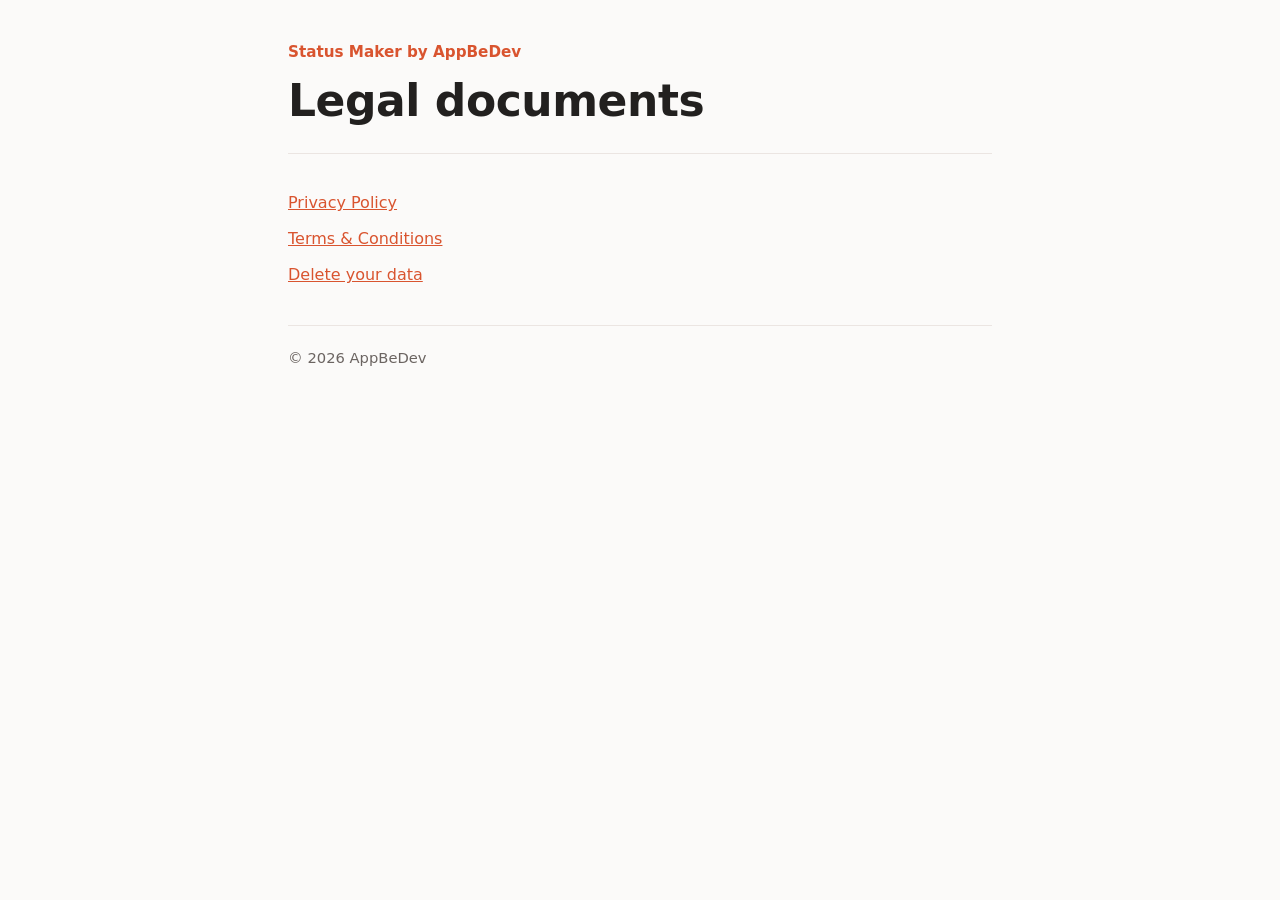
<file: docs/index.html>
<!doctype html>
<html lang="en">
<head>
<meta charset="utf-8">
<meta name="viewport" content="width=device-width, initial-scale=1">
<title>Status Maker legal documents</title>
<link rel="stylesheet" href="style.css">
</head>
<body>
<div class="wrap">
  <header>
    <div class="app">Status Maker by AppBeDev</div>
    <h1>Legal documents</h1>
  </header>
  <main>
    <section>
      <p><a href="privacy.html">Privacy Policy</a></p>
      <p><a href="terms.html">Terms &amp; Conditions</a></p>
      <p><a href="delete-data.html">Delete your data</a></p>
    </section>
  </main>
  <footer>
    <span>© 2026 AppBeDev</span>
  </footer>
</div>
</body>
</html>
</file>
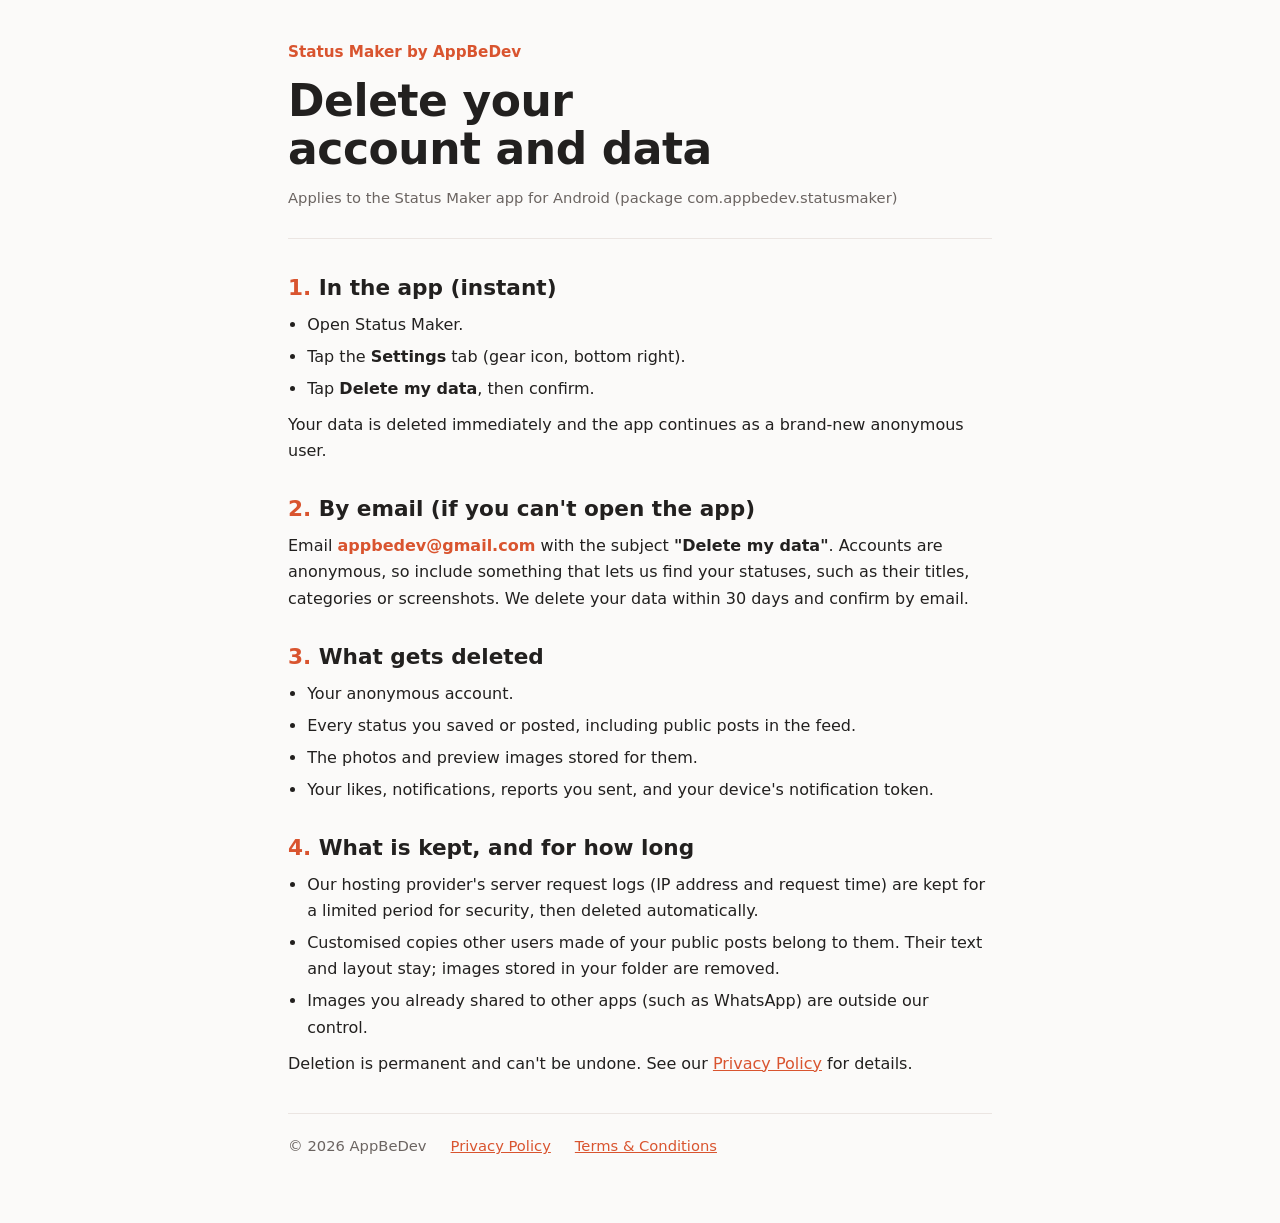
<file: docs/delete-account.html>
<!doctype html>
<html lang="en">
<head>
<meta charset="utf-8">
<meta name="viewport" content="width=device-width, initial-scale=1">
<title>Delete Your Status Maker Account</title>
<meta name="description" content="How to delete your Status Maker account and data, in the app or by email.">
<link rel="stylesheet" href="style.css">
</head>
<body>
<div class="wrap">
  <header>
    <div class="app">Status Maker by AppBeDev</div>
    <h1>Delete your account and data</h1>
    <p class="meta">Applies to the Status Maker app for Android (package com.appbedev.statusmaker)</p>
  </header>

  <main>
    <section id="in-app">
      <h2>In the app (instant)</h2>
      <ul>
        <li>Open Status Maker.</li>
        <li>Tap the <strong>Settings</strong> tab (gear icon, bottom right).</li>
        <li>Tap <strong>Delete my data</strong>, then confirm.</li>
      </ul>
      <p>Your data is deleted immediately and the app continues as a brand-new anonymous user.</p>
    </section>

    <section id="email">
      <h2>By email (if you can't open the app)</h2>
      <p>Email <span class="email">appbedev@gmail.com</span> with the subject <strong>"Delete my data"</strong>. Accounts are anonymous, so include something that lets us find your statuses, such as their titles, categories or screenshots. We delete your data within 30 days and confirm by email.</p>
    </section>

    <section id="what">
      <h2>What gets deleted</h2>
      <ul>
        <li>Your anonymous account.</li>
        <li>Every status you saved or posted, including public posts in the feed.</li>
        <li>The photos and preview images stored for them.</li>
        <li>Your likes, notifications, reports you sent, and your device's notification token.</li>
      </ul>
    </section>

    <section id="kept">
      <h2>What is kept, and for how long</h2>
      <ul>
        <li>Our hosting provider's server request logs (IP address and request time) are kept for a limited period for security, then deleted automatically.</li>
        <li>Customised copies other users made of your public posts belong to them. Their text and layout stay; images stored in your folder are removed.</li>
        <li>Images you already shared to other apps (such as WhatsApp) are outside our control.</li>
      </ul>
      <p>Deletion is permanent and can't be undone. See our <a href="privacy.html">Privacy Policy</a> for details.</p>
    </section>
  </main>

  <footer>
    <span>© 2026 AppBeDev</span>
    <a href="privacy.html">Privacy Policy</a>
    <a href="terms.html">Terms &amp; Conditions</a>
  </footer>
</div>
</body>
</html>
</file>
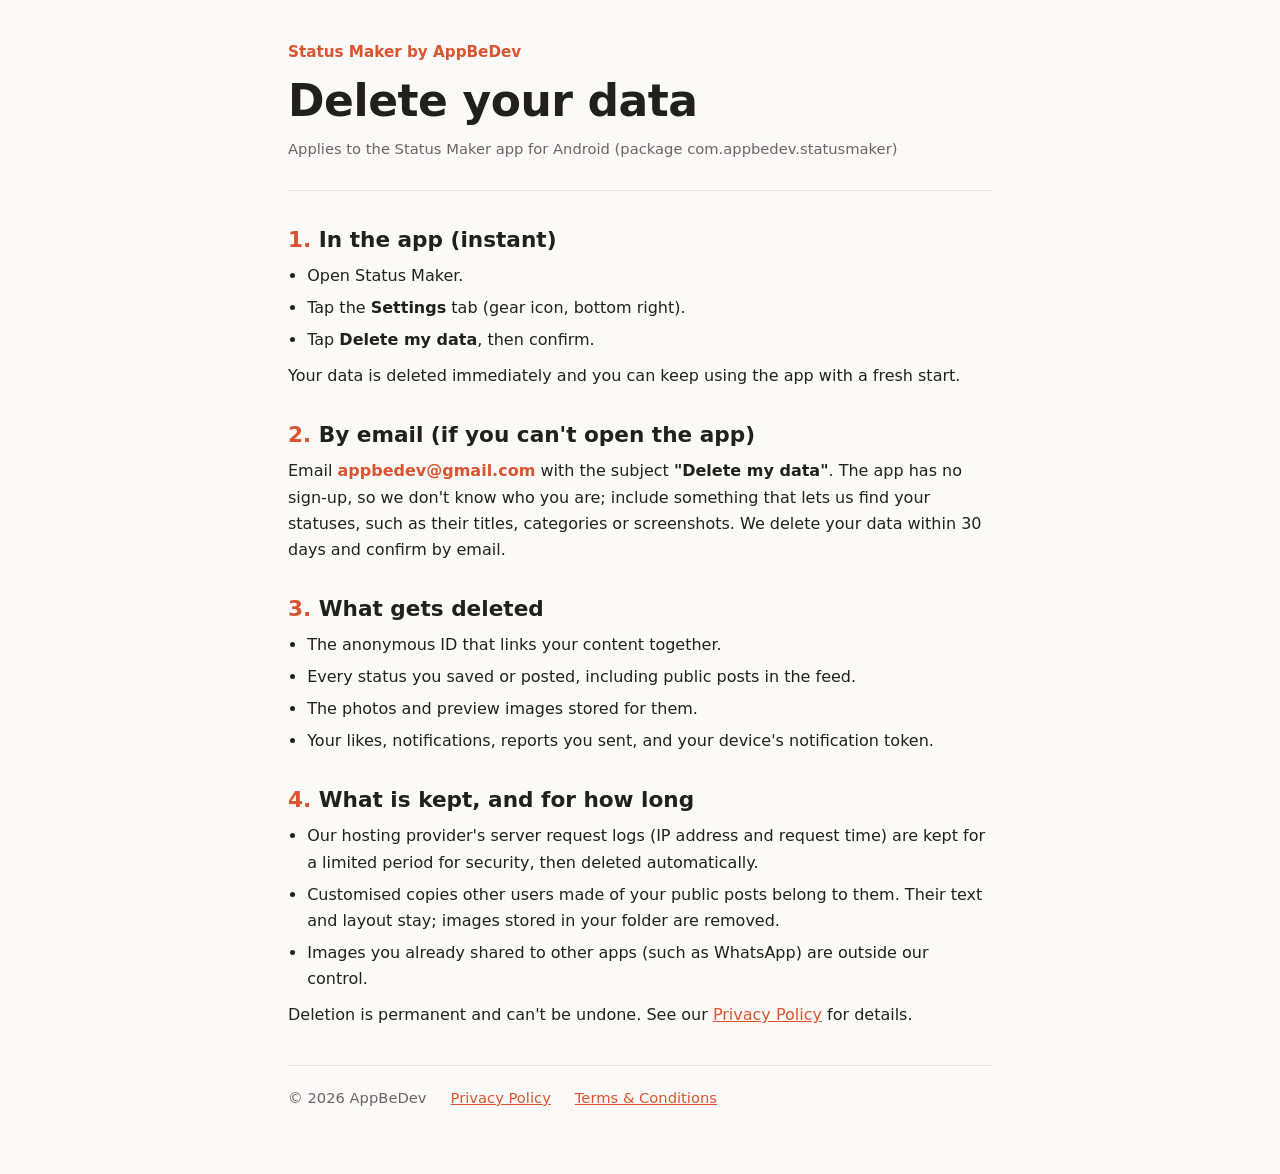
<file: docs/delete-data.html>
<!doctype html>
<html lang="en">
<head>
<meta charset="utf-8">
<meta name="viewport" content="width=device-width, initial-scale=1">
<title>Delete Your Status Maker Data</title>
<meta name="description" content="How to delete everything you created in Status Maker, in the app or by email.">
<link rel="stylesheet" href="style.css">
</head>
<body>
<div class="wrap">
  <header>
    <div class="app">Status Maker by AppBeDev</div>
    <h1>Delete your data</h1>
    <p class="meta">Applies to the Status Maker app for Android (package com.appbedev.statusmaker)</p>
  </header>

  <main>
    <section id="in-app">
      <h2>In the app (instant)</h2>
      <ul>
        <li>Open Status Maker.</li>
        <li>Tap the <strong>Settings</strong> tab (gear icon, bottom right).</li>
        <li>Tap <strong>Delete my data</strong>, then confirm.</li>
      </ul>
      <p>Your data is deleted immediately and you can keep using the app with a fresh start.</p>
    </section>

    <section id="email">
      <h2>By email (if you can't open the app)</h2>
      <p>Email <span class="email">appbedev@gmail.com</span> with the subject <strong>"Delete my data"</strong>. The app has no sign-up, so we don't know who you are; include something that lets us find your statuses, such as their titles, categories or screenshots. We delete your data within 30 days and confirm by email.</p>
    </section>

    <section id="what">
      <h2>What gets deleted</h2>
      <ul>
        <li>The anonymous ID that links your content together.</li>
        <li>Every status you saved or posted, including public posts in the feed.</li>
        <li>The photos and preview images stored for them.</li>
        <li>Your likes, notifications, reports you sent, and your device's notification token.</li>
      </ul>
    </section>

    <section id="kept">
      <h2>What is kept, and for how long</h2>
      <ul>
        <li>Our hosting provider's server request logs (IP address and request time) are kept for a limited period for security, then deleted automatically.</li>
        <li>Customised copies other users made of your public posts belong to them. Their text and layout stay; images stored in your folder are removed.</li>
        <li>Images you already shared to other apps (such as WhatsApp) are outside our control.</li>
      </ul>
      <p>Deletion is permanent and can't be undone. See our <a href="privacy.html">Privacy Policy</a> for details.</p>
    </section>
  </main>

  <footer>
    <span>© 2026 AppBeDev</span>
    <a href="privacy.html">Privacy Policy</a>
    <a href="terms.html">Terms &amp; Conditions</a>
  </footer>
</div>
</body>
</html>
</file>
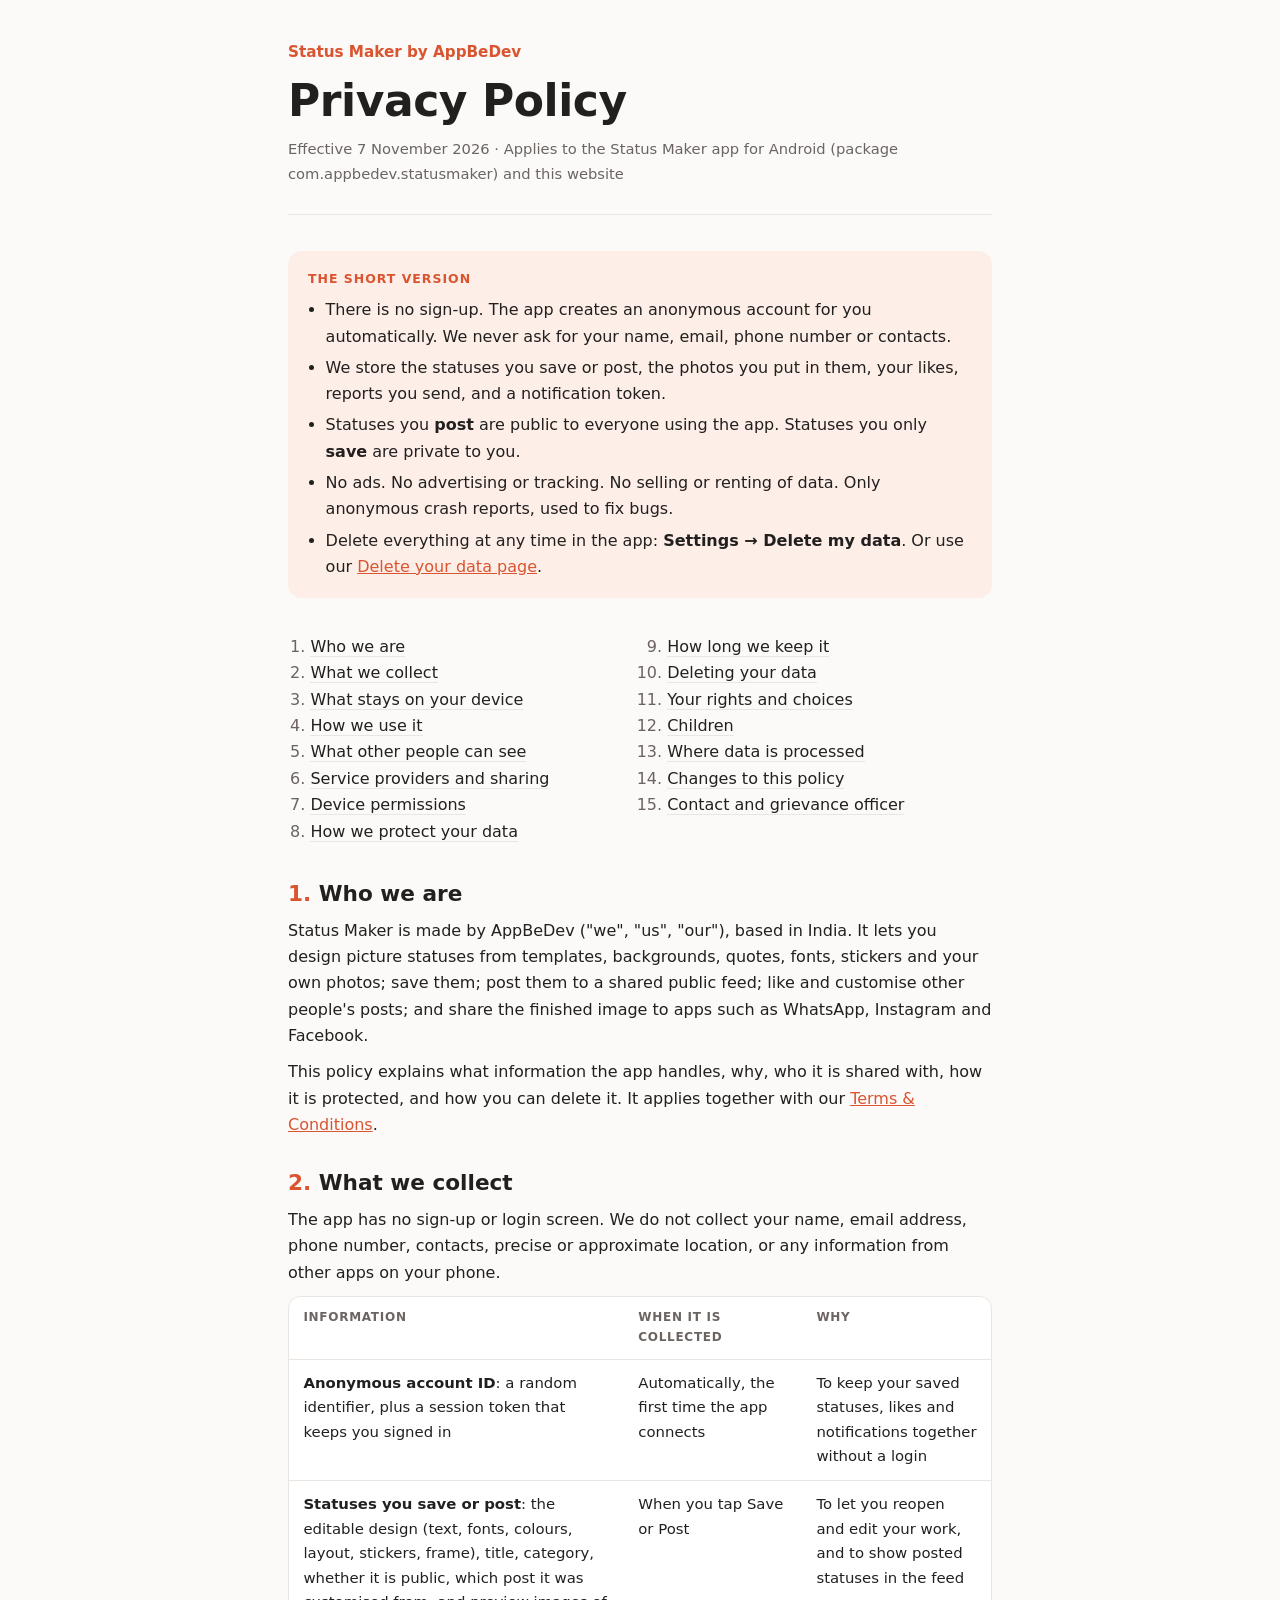
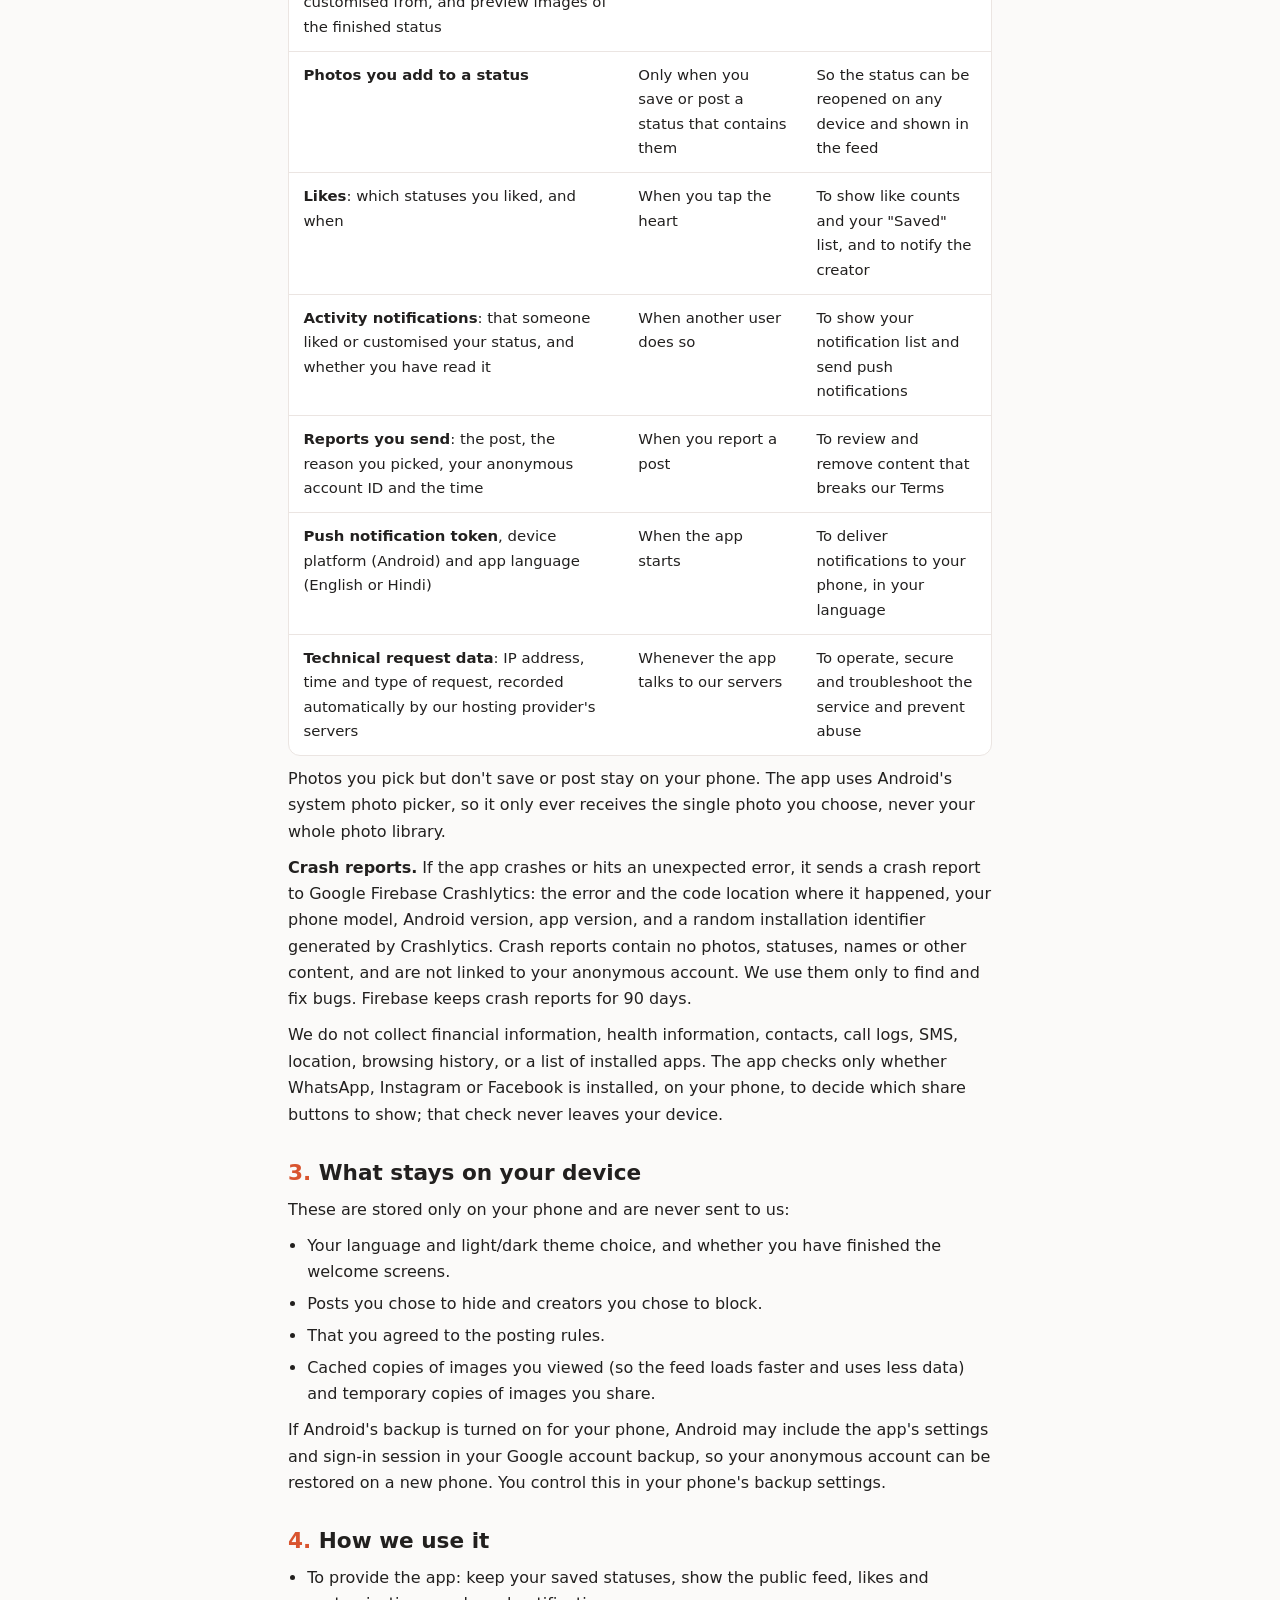
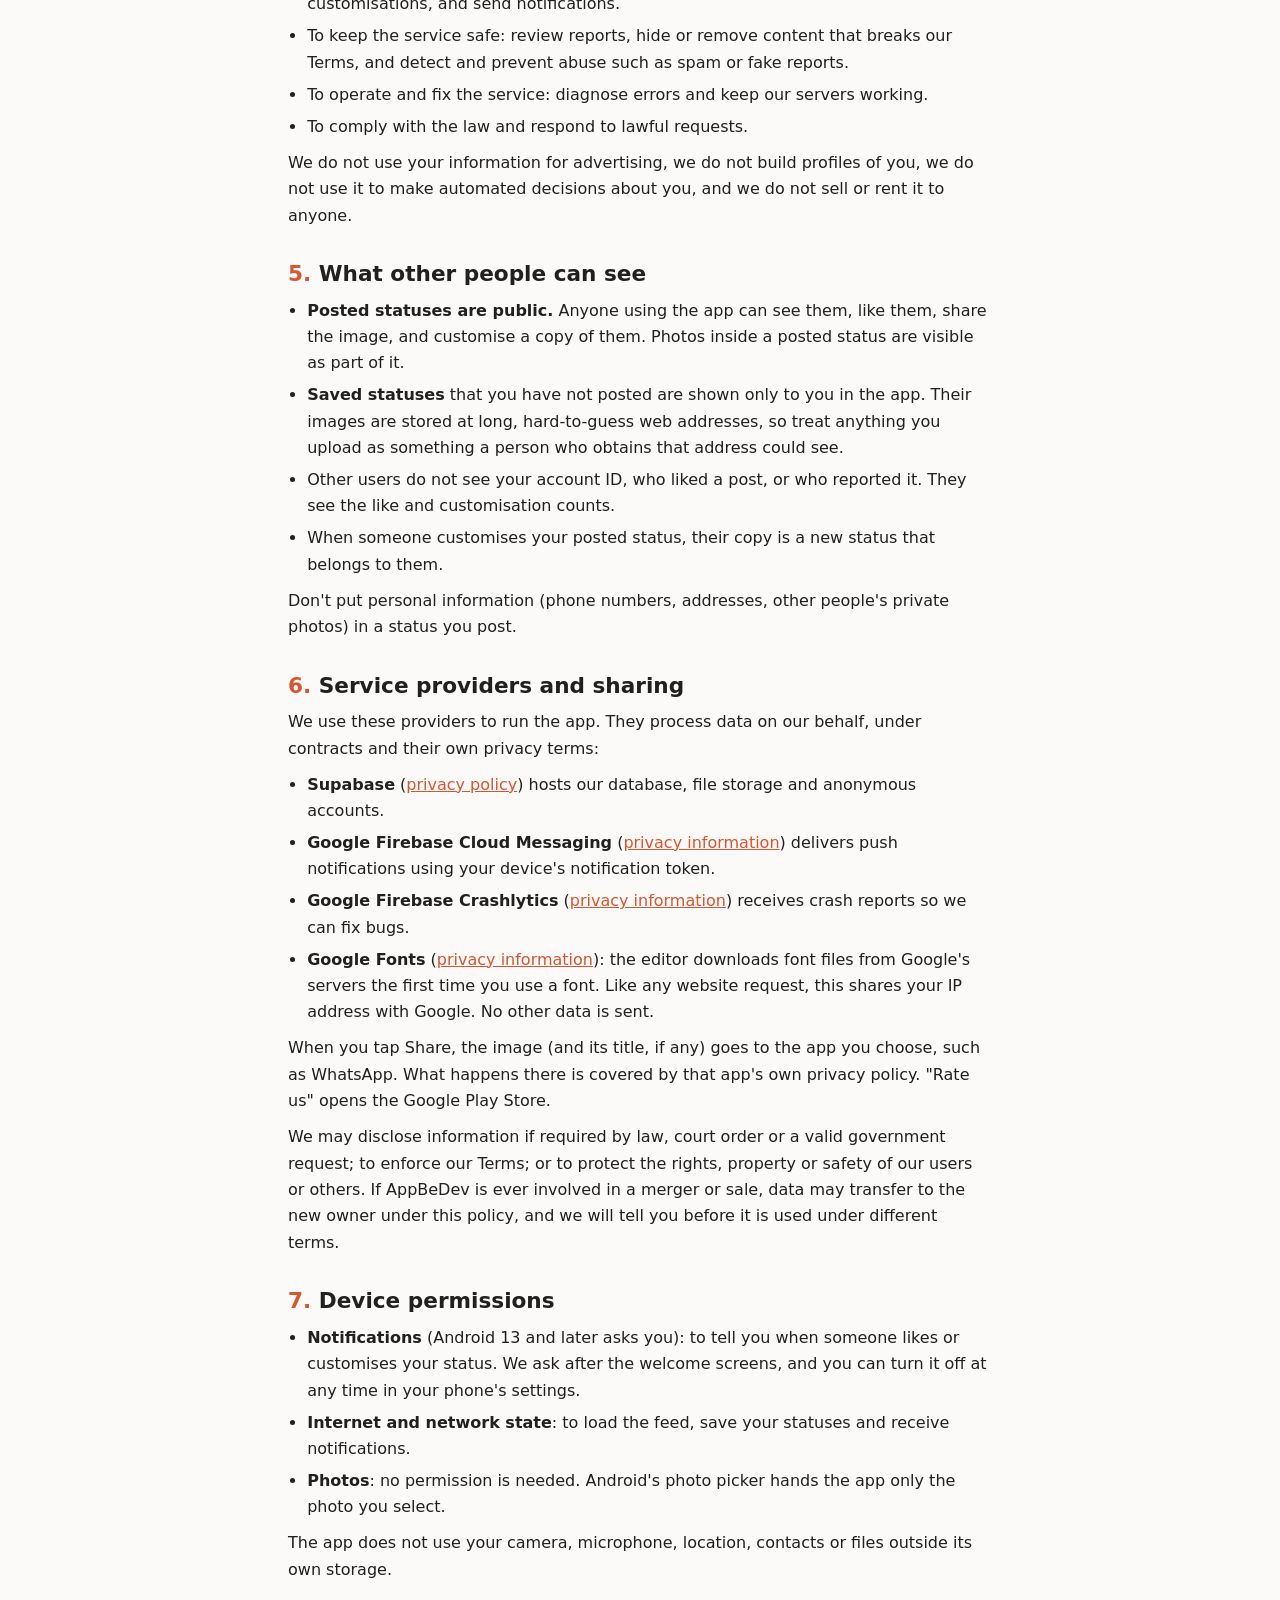
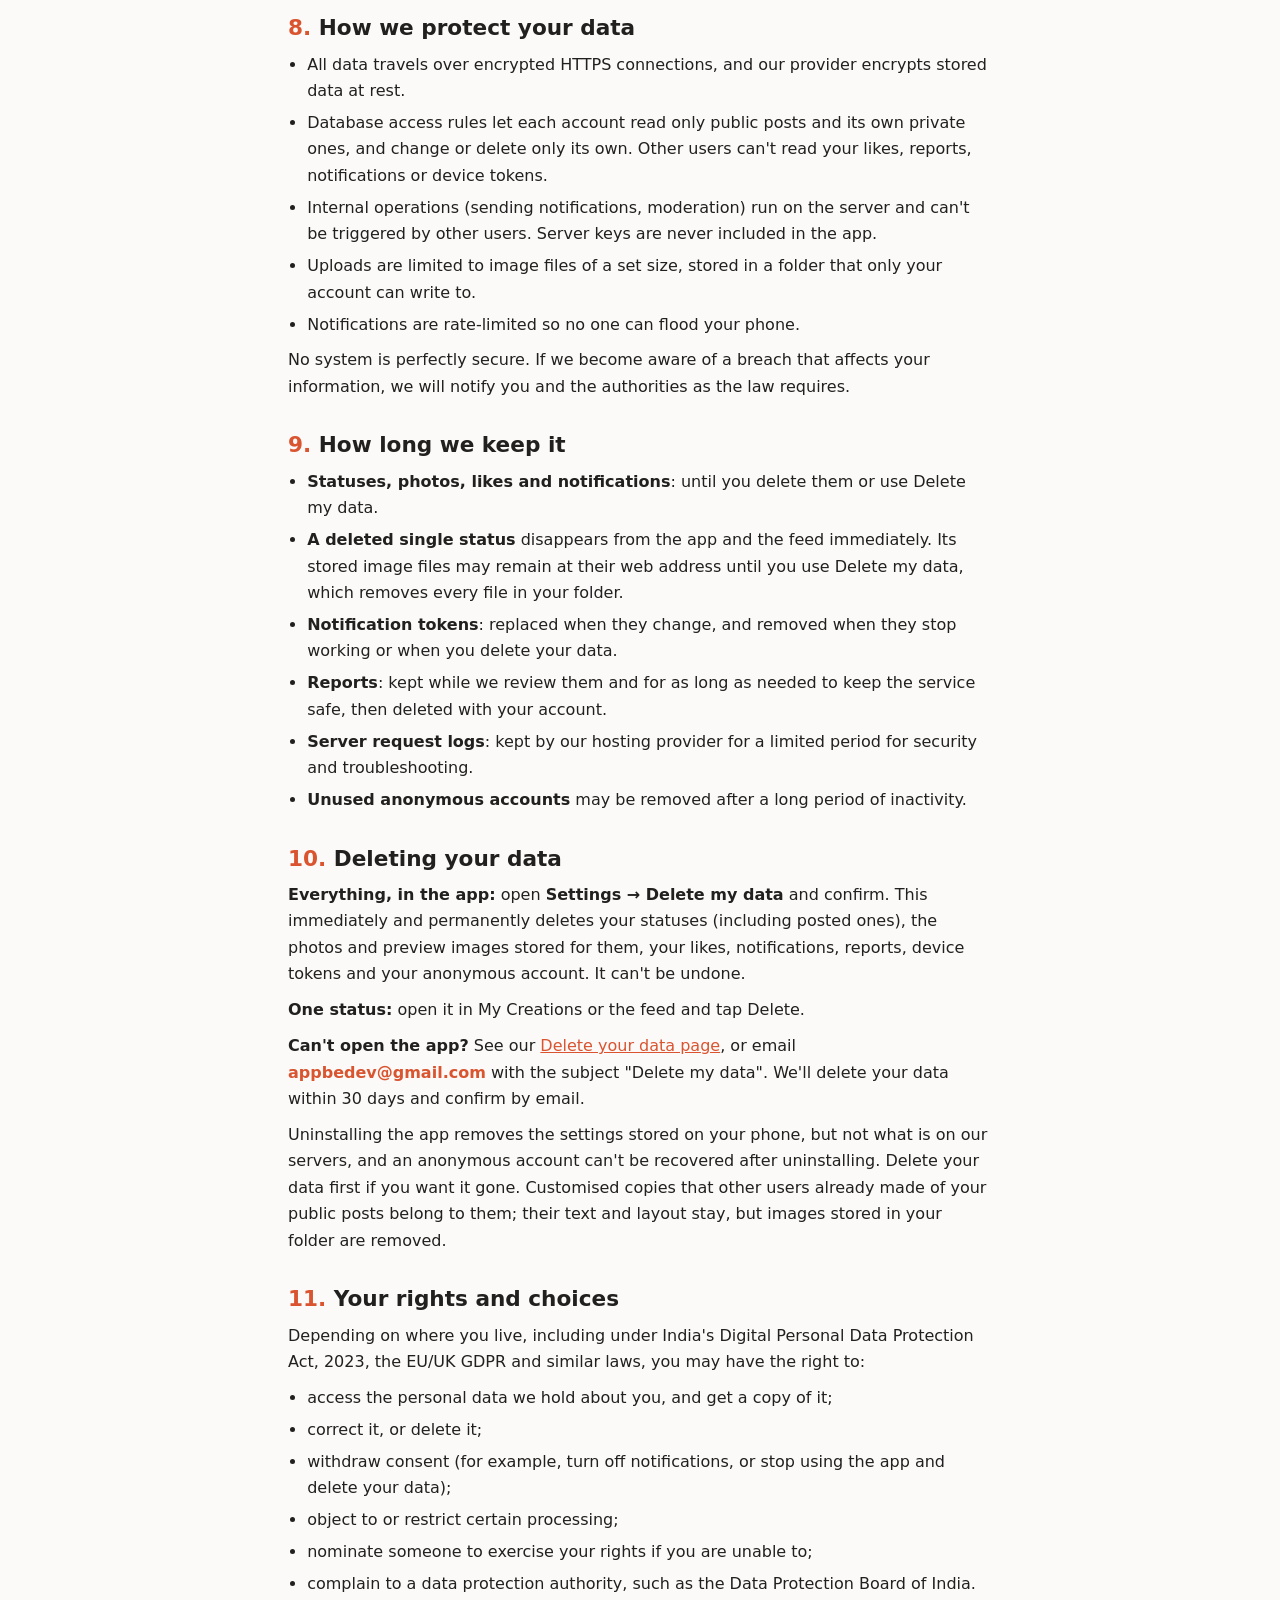
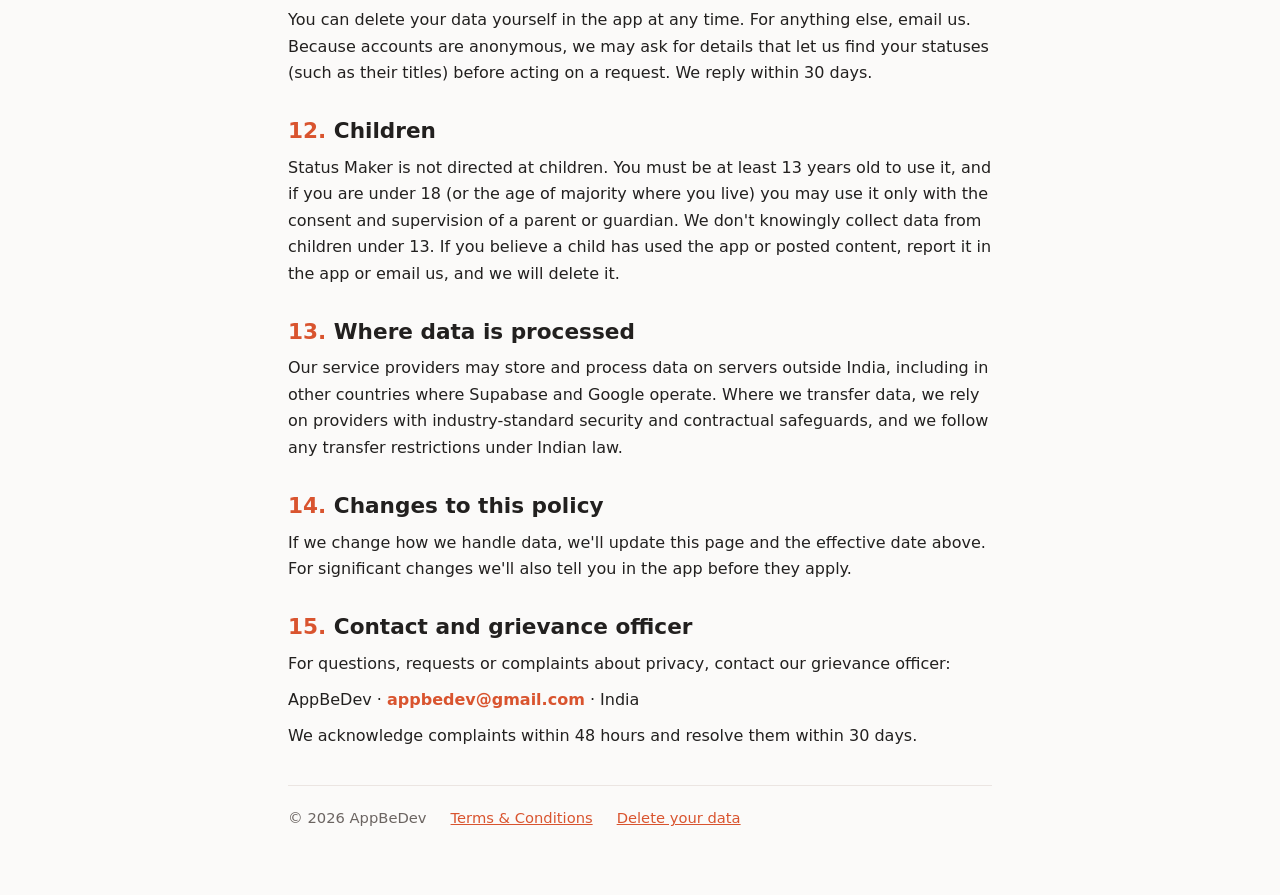
<file: docs/privacy.html>
<!doctype html>
<html lang="en">
<head>
<meta charset="utf-8">
<meta name="viewport" content="width=device-width, initial-scale=1">
<title>Status Maker Privacy Policy</title>
<meta name="description" content="How the Status Maker app by AppBeDev collects, uses, shares, protects and deletes your information.">
<link rel="stylesheet" href="style.css">
</head>
<body>
<div class="wrap">
  <header>
    <div class="app">Status Maker by AppBeDev</div>
    <h1>Privacy Policy</h1>
    <p class="meta">Effective 7 November 2026 · Applies to the Status Maker app for Android (package com.appbedev.statusmaker) and this website</p>
  </header>

  <aside class="summary" aria-label="Summary">
    <h2>The short version</h2>
    <ul>
      <li>There is no sign-up. The app creates an anonymous account for you automatically. We never ask for your name, email, phone number or contacts.</li>
      <li>We store the statuses you save or post, the photos you put in them, your likes, reports you send, and a notification token.</li>
      <li>Statuses you <strong>post</strong> are public to everyone using the app. Statuses you only <strong>save</strong> are private to you.</li>
      <li>No ads. No advertising or tracking. No selling or renting of data. Only anonymous crash reports, used to fix bugs.</li>
      <li>Delete everything at any time in the app: <strong>Settings → Delete my data</strong>. Or use our <a href="delete-data.html">Delete your data page</a>.</li>
    </ul>
  </aside>

  <nav aria-label="Contents">
    <ol>
      <li><a href="#who">Who we are</a></li>
      <li><a href="#collect">What we collect</a></li>
      <li><a href="#device">What stays on your device</a></li>
      <li><a href="#use">How we use it</a></li>
      <li><a href="#public">What other people can see</a></li>
      <li><a href="#share">Service providers and sharing</a></li>
      <li><a href="#permissions">Device permissions</a></li>
      <li><a href="#security">How we protect your data</a></li>
      <li><a href="#retention">How long we keep it</a></li>
      <li><a href="#delete">Deleting your data</a></li>
      <li><a href="#rights">Your rights and choices</a></li>
      <li><a href="#children">Children</a></li>
      <li><a href="#transfers">Where data is processed</a></li>
      <li><a href="#changes">Changes to this policy</a></li>
      <li><a href="#contact">Contact and grievance officer</a></li>
    </ol>
  </nav>

  <main>
    <section id="who">
      <h2>Who we are</h2>
      <p>Status Maker is made by AppBeDev ("we", "us", "our"), based in India. It lets you design picture statuses from templates, backgrounds, quotes, fonts, stickers and your own photos; save them; post them to a shared public feed; like and customise other people's posts; and share the finished image to apps such as WhatsApp, Instagram and Facebook.</p>
      <p>This policy explains what information the app handles, why, who it is shared with, how it is protected, and how you can delete it. It applies together with our <a href="terms.html">Terms &amp; Conditions</a>.</p>
    </section>

    <section id="collect">
      <h2>What we collect</h2>
      <p>The app has no sign-up or login screen. We do not collect your name, email address, phone number, contacts, precise or approximate location, or any information from other apps on your phone.</p>
      <div class="table-wrap">
        <table>
          <thead><tr><th>Information</th><th>When it is collected</th><th>Why</th></tr></thead>
          <tbody>
            <tr><td><strong>Anonymous account ID</strong>: a random identifier, plus a session token that keeps you signed in</td><td>Automatically, the first time the app connects</td><td>To keep your saved statuses, likes and notifications together without a login</td></tr>
            <tr><td><strong>Statuses you save or post</strong>: the editable design (text, fonts, colours, layout, stickers, frame), title, category, whether it is public, which post it was customised from, and preview images of the finished status</td><td>When you tap Save or Post</td><td>To let you reopen and edit your work, and to show posted statuses in the feed</td></tr>
            <tr><td><strong>Photos you add to a status</strong></td><td>Only when you save or post a status that contains them</td><td>So the status can be reopened on any device and shown in the feed</td></tr>
            <tr><td><strong>Likes</strong>: which statuses you liked, and when</td><td>When you tap the heart</td><td>To show like counts and your "Saved" list, and to notify the creator</td></tr>
            <tr><td><strong>Activity notifications</strong>: that someone liked or customised your status, and whether you have read it</td><td>When another user does so</td><td>To show your notification list and send push notifications</td></tr>
            <tr><td><strong>Reports you send</strong>: the post, the reason you picked, your anonymous account ID and the time</td><td>When you report a post</td><td>To review and remove content that breaks our Terms</td></tr>
            <tr><td><strong>Push notification token</strong>, device platform (Android) and app language (English or Hindi)</td><td>When the app starts</td><td>To deliver notifications to your phone, in your language</td></tr>
            <tr><td><strong>Technical request data</strong>: IP address, time and type of request, recorded automatically by our hosting provider's servers</td><td>Whenever the app talks to our servers</td><td>To operate, secure and troubleshoot the service and prevent abuse</td></tr>
          </tbody>
        </table>
      </div>
      <p>Photos you pick but don't save or post stay on your phone. The app uses Android's system photo picker, so it only ever receives the single photo you choose, never your whole photo library.</p>
      <p><strong>Crash reports.</strong> If the app crashes or hits an unexpected error, it sends a crash report to Google Firebase Crashlytics: the error and the code location where it happened, your phone model, Android version, app version, and a random installation identifier generated by Crashlytics. Crash reports contain no photos, statuses, names or other content, and are not linked to your anonymous account. We use them only to find and fix bugs. Firebase keeps crash reports for 90 days.</p>
      <p>We do not collect financial information, health information, contacts, call logs, SMS, location, browsing history, or a list of installed apps. The app checks only whether WhatsApp, Instagram or Facebook is installed, on your phone, to decide which share buttons to show; that check never leaves your device.</p>
    </section>

    <section id="device">
      <h2>What stays on your device</h2>
      <p>These are stored only on your phone and are never sent to us:</p>
      <ul>
        <li>Your language and light/dark theme choice, and whether you have finished the welcome screens.</li>
        <li>Posts you chose to hide and creators you chose to block.</li>
        <li>That you agreed to the posting rules.</li>
        <li>Cached copies of images you viewed (so the feed loads faster and uses less data) and temporary copies of images you share.</li>
      </ul>
      <p>If Android's backup is turned on for your phone, Android may include the app's settings and sign-in session in your Google account backup, so your anonymous account can be restored on a new phone. You control this in your phone's backup settings.</p>
    </section>

    <section id="use">
      <h2>How we use it</h2>
      <ul>
        <li>To provide the app: keep your saved statuses, show the public feed, likes and customisations, and send notifications.</li>
        <li>To keep the service safe: review reports, hide or remove content that breaks our Terms, and detect and prevent abuse such as spam or fake reports.</li>
        <li>To operate and fix the service: diagnose errors and keep our servers working.</li>
        <li>To comply with the law and respond to lawful requests.</li>
      </ul>
      <p>We do not use your information for advertising, we do not build profiles of you, we do not use it to make automated decisions about you, and we do not sell or rent it to anyone.</p>
    </section>

    <section id="public">
      <h2>What other people can see</h2>
      <ul>
        <li><strong>Posted statuses are public.</strong> Anyone using the app can see them, like them, share the image, and customise a copy of them. Photos inside a posted status are visible as part of it.</li>
        <li><strong>Saved statuses</strong> that you have not posted are shown only to you in the app. Their images are stored at long, hard-to-guess web addresses, so treat anything you upload as something a person who obtains that address could see.</li>
        <li>Other users do not see your account ID, who liked a post, or who reported it. They see the like and customisation counts.</li>
        <li>When someone customises your posted status, their copy is a new status that belongs to them.</li>
      </ul>
      <p>Don't put personal information (phone numbers, addresses, other people's private photos) in a status you post.</p>
    </section>

    <section id="share">
      <h2>Service providers and sharing</h2>
      <p>We use these providers to run the app. They process data on our behalf, under contracts and their own privacy terms:</p>
      <ul>
        <li><strong>Supabase</strong> (<a href="https://supabase.com/privacy" target="_blank" rel="noopener">privacy policy</a>) hosts our database, file storage and anonymous accounts.</li>
        <li><strong>Google Firebase Cloud Messaging</strong> (<a href="https://firebase.google.com/support/privacy" target="_blank" rel="noopener">privacy information</a>) delivers push notifications using your device's notification token.</li>
        <li><strong>Google Firebase Crashlytics</strong> (<a href="https://firebase.google.com/support/privacy" target="_blank" rel="noopener">privacy information</a>) receives crash reports so we can fix bugs.</li>
        <li><strong>Google Fonts</strong> (<a href="https://developers.google.com/fonts/faq/privacy" target="_blank" rel="noopener">privacy information</a>): the editor downloads font files from Google's servers the first time you use a font. Like any website request, this shares your IP address with Google. No other data is sent.</li>
      </ul>
      <p>When you tap Share, the image (and its title, if any) goes to the app you choose, such as WhatsApp. What happens there is covered by that app's own privacy policy. "Rate us" opens the Google Play Store.</p>
      <p>We may disclose information if required by law, court order or a valid government request; to enforce our Terms; or to protect the rights, property or safety of our users or others. If AppBeDev is ever involved in a merger or sale, data may transfer to the new owner under this policy, and we will tell you before it is used under different terms.</p>
    </section>

    <section id="permissions">
      <h2>Device permissions</h2>
      <ul>
        <li><strong>Notifications</strong> (Android 13 and later asks you): to tell you when someone likes or customises your status. We ask after the welcome screens, and you can turn it off at any time in your phone's settings.</li>
        <li><strong>Internet and network state</strong>: to load the feed, save your statuses and receive notifications.</li>
        <li><strong>Photos</strong>: no permission is needed. Android's photo picker hands the app only the photo you select.</li>
      </ul>
      <p>The app does not use your camera, microphone, location, contacts or files outside its own storage.</p>
    </section>

    <section id="security">
      <h2>How we protect your data</h2>
      <ul>
        <li>All data travels over encrypted HTTPS connections, and our provider encrypts stored data at rest.</li>
        <li>Database access rules let each account read only public posts and its own private ones, and change or delete only its own. Other users can't read your likes, reports, notifications or device tokens.</li>
        <li>Internal operations (sending notifications, moderation) run on the server and can't be triggered by other users. Server keys are never included in the app.</li>
        <li>Uploads are limited to image files of a set size, stored in a folder that only your account can write to.</li>
        <li>Notifications are rate-limited so no one can flood your phone.</li>
      </ul>
      <p>No system is perfectly secure. If we become aware of a breach that affects your information, we will notify you and the authorities as the law requires.</p>
    </section>

    <section id="retention">
      <h2>How long we keep it</h2>
      <ul>
        <li><strong>Statuses, photos, likes and notifications</strong>: until you delete them or use Delete my data.</li>
        <li><strong>A deleted single status</strong> disappears from the app and the feed immediately. Its stored image files may remain at their web address until you use Delete my data, which removes every file in your folder.</li>
        <li><strong>Notification tokens</strong>: replaced when they change, and removed when they stop working or when you delete your data.</li>
        <li><strong>Reports</strong>: kept while we review them and for as long as needed to keep the service safe, then deleted with your account.</li>
        <li><strong>Server request logs</strong>: kept by our hosting provider for a limited period for security and troubleshooting.</li>
        <li><strong>Unused anonymous accounts</strong> may be removed after a long period of inactivity.</li>
      </ul>
    </section>

    <section id="delete">
      <h2>Deleting your data</h2>
      <p><strong>Everything, in the app:</strong> open <strong>Settings → Delete my data</strong> and confirm. This immediately and permanently deletes your statuses (including posted ones), the photos and preview images stored for them, your likes, notifications, reports, device tokens and your anonymous account. It can't be undone.</p>
      <p><strong>One status:</strong> open it in My Creations or the feed and tap Delete.</p>
      <p><strong>Can't open the app?</strong> See our <a href="delete-data.html">Delete your data page</a>, or email <span class="email">appbedev@gmail.com</span> with the subject "Delete my data". We'll delete your data within 30 days and confirm by email.</p>
      <p>Uninstalling the app removes the settings stored on your phone, but not what is on our servers, and an anonymous account can't be recovered after uninstalling. Delete your data first if you want it gone. Customised copies that other users already made of your public posts belong to them; their text and layout stay, but images stored in your folder are removed.</p>
    </section>

    <section id="rights">
      <h2>Your rights and choices</h2>
      <p>Depending on where you live, including under India's Digital Personal Data Protection Act, 2023, the EU/UK GDPR and similar laws, you may have the right to:</p>
      <ul>
        <li>access the personal data we hold about you, and get a copy of it;</li>
        <li>correct it, or delete it;</li>
        <li>withdraw consent (for example, turn off notifications, or stop using the app and delete your data);</li>
        <li>object to or restrict certain processing;</li>
        <li>nominate someone to exercise your rights if you are unable to;</li>
        <li>complain to a data protection authority, such as the Data Protection Board of India.</li>
      </ul>
      <p>You can delete your data yourself in the app at any time. For anything else, email us. Because accounts are anonymous, we may ask for details that let us find your statuses (such as their titles) before acting on a request. We reply within 30 days.</p>
    </section>

    <section id="children">
      <h2>Children</h2>
      <p>Status Maker is not directed at children. You must be at least 13 years old to use it, and if you are under 18 (or the age of majority where you live) you may use it only with the consent and supervision of a parent or guardian. We don't knowingly collect data from children under 13. If you believe a child has used the app or posted content, report it in the app or email us, and we will delete it.</p>
    </section>

    <section id="transfers">
      <h2>Where data is processed</h2>
      <p>Our service providers may store and process data on servers outside India, including in other countries where Supabase and Google operate. Where we transfer data, we rely on providers with industry-standard security and contractual safeguards, and we follow any transfer restrictions under Indian law.</p>
    </section>

    <section id="changes">
      <h2>Changes to this policy</h2>
      <p>If we change how we handle data, we'll update this page and the effective date above. For significant changes we'll also tell you in the app before they apply.</p>
    </section>

    <section id="contact">
      <h2>Contact and grievance officer</h2>
      <p>For questions, requests or complaints about privacy, contact our grievance officer:</p>
      <p>AppBeDev · <span class="email">appbedev@gmail.com</span> · India</p>
      <p>We acknowledge complaints within 48 hours and resolve them within 30 days.</p>
    </section>
  </main>

  <footer>
    <span>© 2026 AppBeDev</span>
    <a href="terms.html">Terms &amp; Conditions</a>
    <a href="delete-data.html">Delete your data</a>
  </footer>
</div>
</body>
</html>
</file>
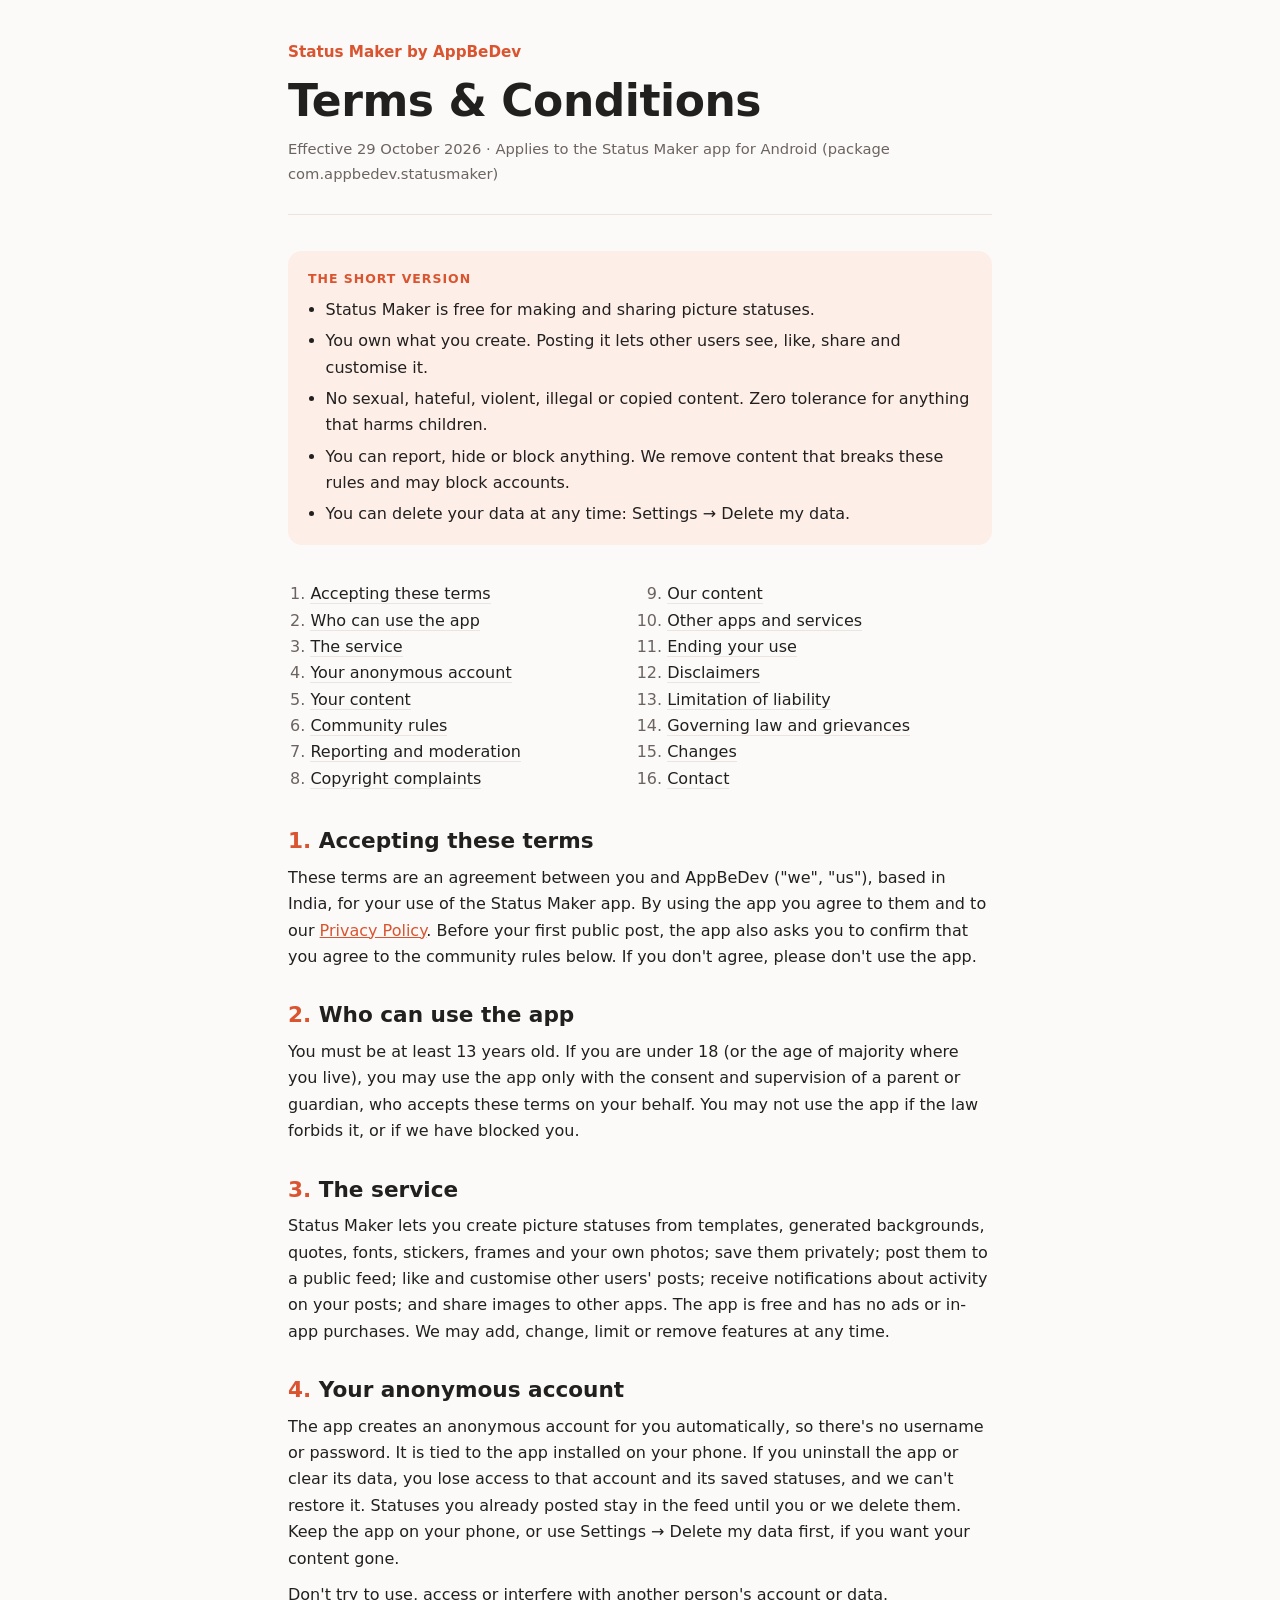
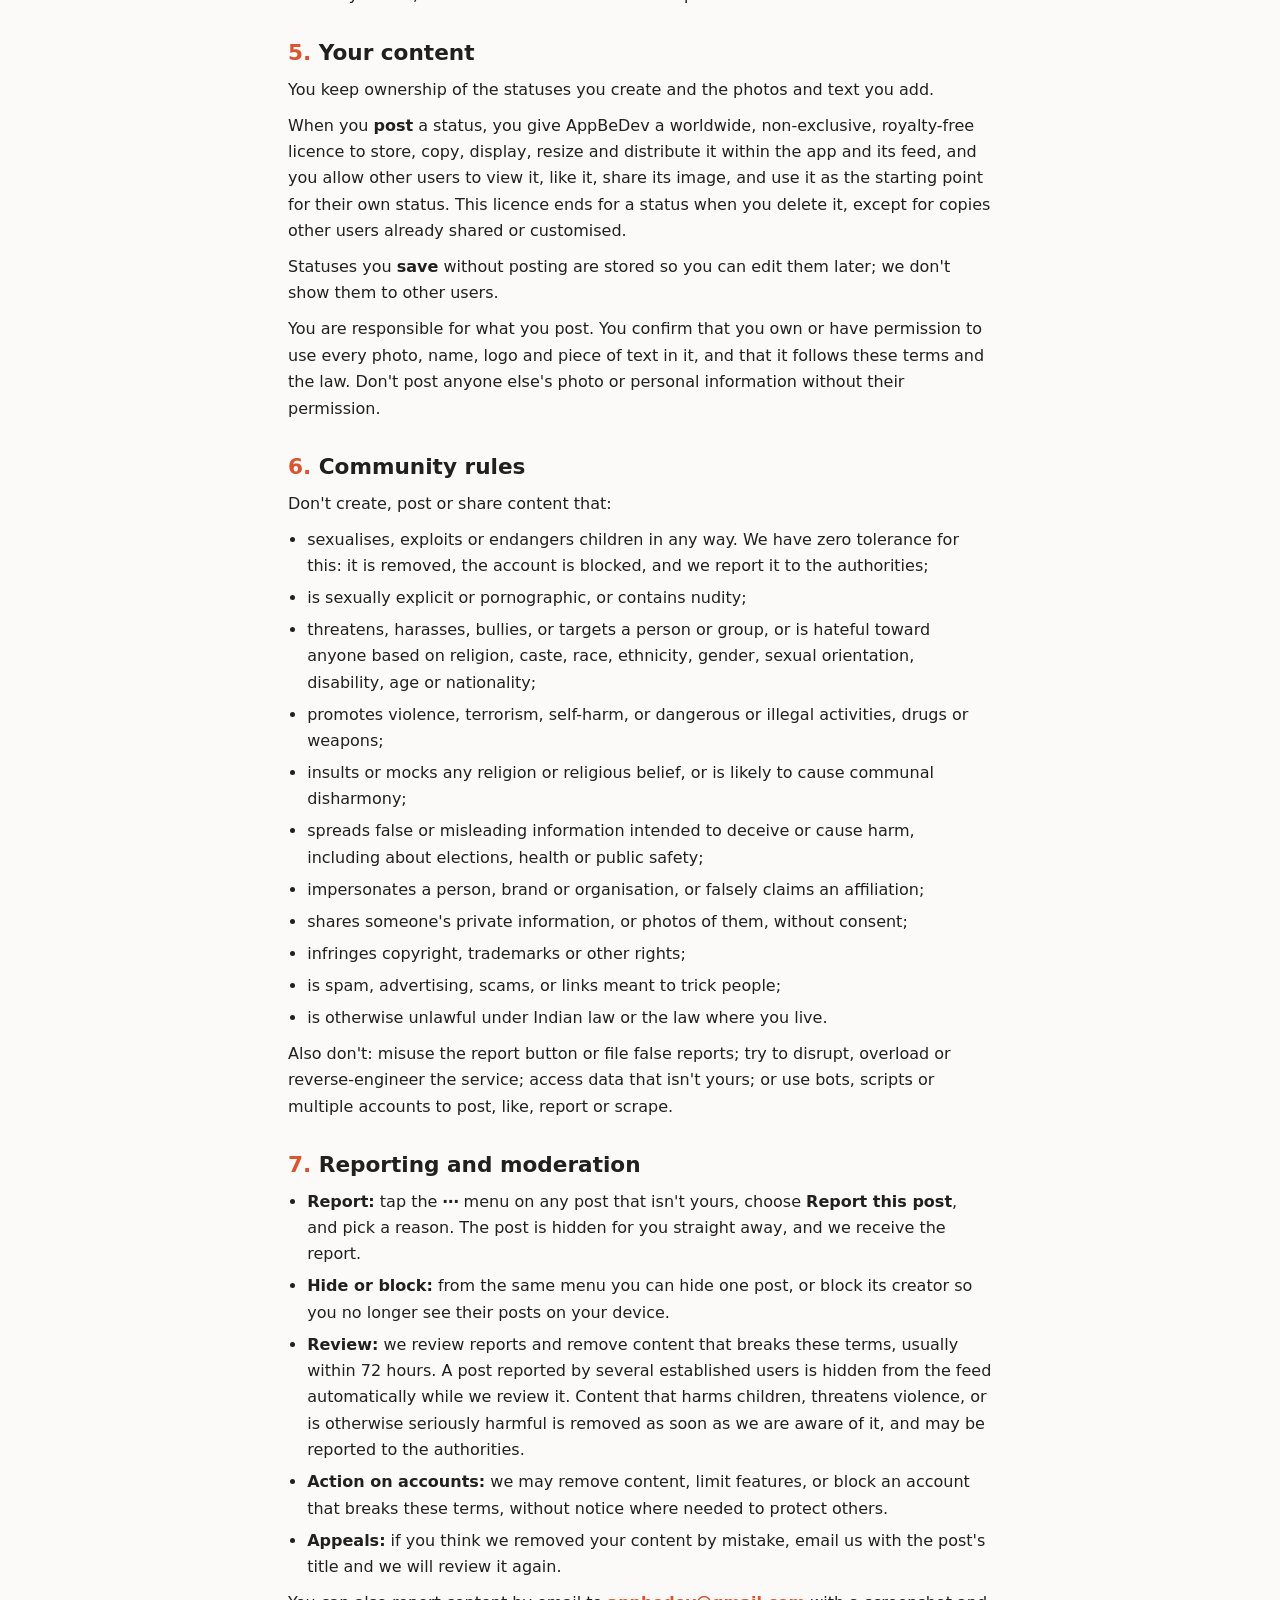
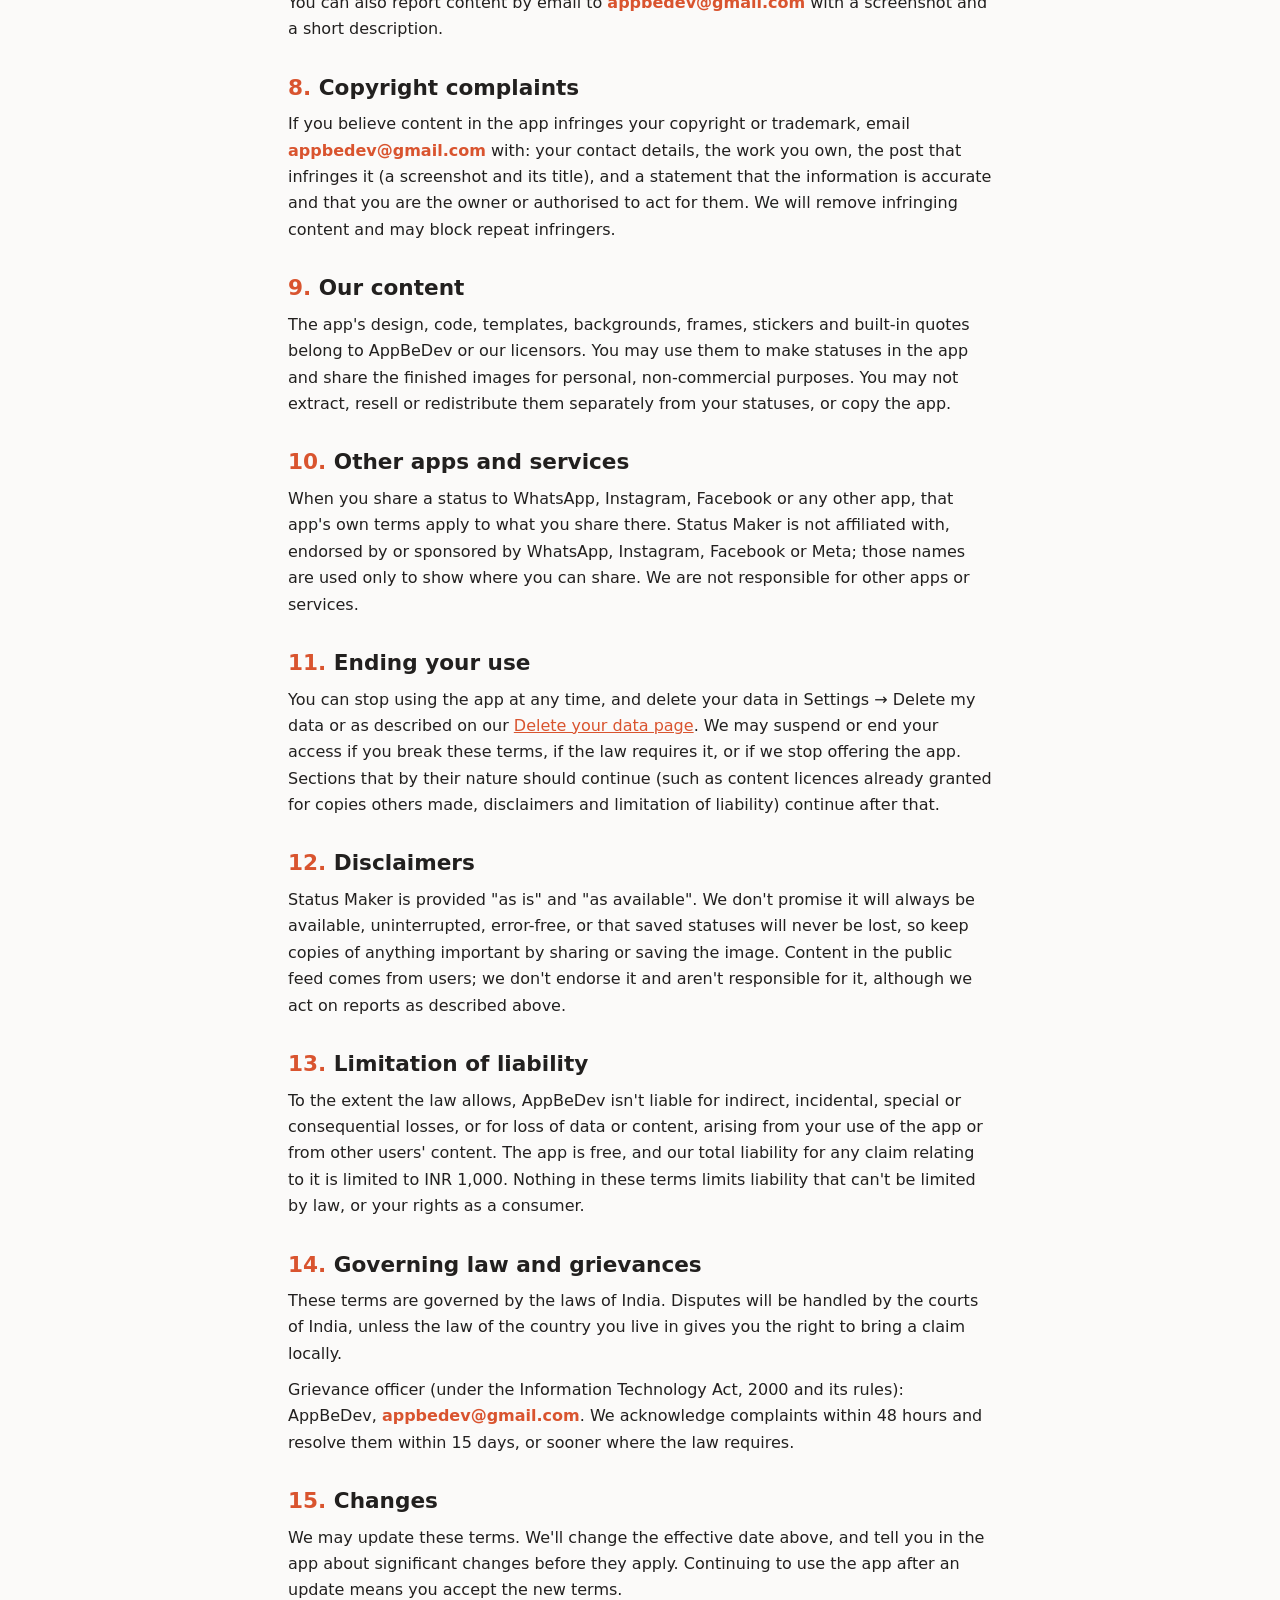
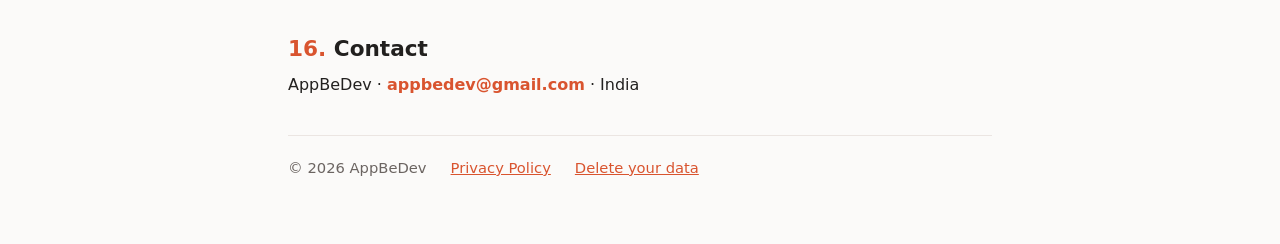
<file: docs/terms.html>
<!doctype html>
<html lang="en">
<head>
<meta charset="utf-8">
<meta name="viewport" content="width=device-width, initial-scale=1">
<title>Status Maker Terms</title>
<meta name="description" content="The terms for using the Status Maker app by AppBeDev, including community rules, reporting and moderation.">
<link rel="stylesheet" href="style.css">
</head>
<body>
<div class="wrap">
  <header>
    <div class="app">Status Maker by AppBeDev</div>
    <h1>Terms &amp; Conditions</h1>
    <p class="meta">Effective 29 October 2026 · Applies to the Status Maker app for Android (package com.appbedev.statusmaker)</p>
  </header>

  <aside class="summary" aria-label="Summary">
    <h2>The short version</h2>
    <ul>
      <li>Status Maker is free for making and sharing picture statuses.</li>
      <li>You own what you create. Posting it lets other users see, like, share and customise it.</li>
      <li>No sexual, hateful, violent, illegal or copied content. Zero tolerance for anything that harms children.</li>
      <li>You can report, hide or block anything. We remove content that breaks these rules and may block accounts.</li>
      <li>You can delete your data at any time: Settings → Delete my data.</li>
    </ul>
  </aside>

  <nav aria-label="Contents">
    <ol>
      <li><a href="#accept">Accepting these terms</a></li>
      <li><a href="#eligibility">Who can use the app</a></li>
      <li><a href="#service">The service</a></li>
      <li><a href="#account">Your anonymous account</a></li>
      <li><a href="#content">Your content</a></li>
      <li><a href="#rules">Community rules</a></li>
      <li><a href="#moderation">Reporting and moderation</a></li>
      <li><a href="#ip">Copyright complaints</a></li>
      <li><a href="#ours">Our content</a></li>
      <li><a href="#third">Other apps and services</a></li>
      <li><a href="#ending">Ending your use</a></li>
      <li><a href="#disclaimer">Disclaimers</a></li>
      <li><a href="#liability">Limitation of liability</a></li>
      <li><a href="#law">Governing law and grievances</a></li>
      <li><a href="#changes">Changes</a></li>
      <li><a href="#contact">Contact</a></li>
    </ol>
  </nav>

  <main>
    <section id="accept">
      <h2>Accepting these terms</h2>
      <p>These terms are an agreement between you and AppBeDev ("we", "us"), based in India, for your use of the Status Maker app. By using the app you agree to them and to our <a href="privacy.html">Privacy Policy</a>. Before your first public post, the app also asks you to confirm that you agree to the community rules below. If you don't agree, please don't use the app.</p>
    </section>

    <section id="eligibility">
      <h2>Who can use the app</h2>
      <p>You must be at least 13 years old. If you are under 18 (or the age of majority where you live), you may use the app only with the consent and supervision of a parent or guardian, who accepts these terms on your behalf. You may not use the app if the law forbids it, or if we have blocked you.</p>
    </section>

    <section id="service">
      <h2>The service</h2>
      <p>Status Maker lets you create picture statuses from templates, generated backgrounds, quotes, fonts, stickers, frames and your own photos; save them privately; post them to a public feed; like and customise other users' posts; receive notifications about activity on your posts; and share images to other apps. The app is free and has no ads or in-app purchases. We may add, change, limit or remove features at any time.</p>
    </section>

    <section id="account">
      <h2>Your anonymous account</h2>
      <p>The app creates an anonymous account for you automatically, so there's no username or password. It is tied to the app installed on your phone. If you uninstall the app or clear its data, you lose access to that account and its saved statuses, and we can't restore it. Statuses you already posted stay in the feed until you or we delete them. Keep the app on your phone, or use Settings → Delete my data first, if you want your content gone.</p>
      <p>Don't try to use, access or interfere with another person's account or data.</p>
    </section>

    <section id="content">
      <h2>Your content</h2>
      <p>You keep ownership of the statuses you create and the photos and text you add.</p>
      <p>When you <strong>post</strong> a status, you give AppBeDev a worldwide, non-exclusive, royalty-free licence to store, copy, display, resize and distribute it within the app and its feed, and you allow other users to view it, like it, share its image, and use it as the starting point for their own status. This licence ends for a status when you delete it, except for copies other users already shared or customised.</p>
      <p>Statuses you <strong>save</strong> without posting are stored so you can edit them later; we don't show them to other users.</p>
      <p>You are responsible for what you post. You confirm that you own or have permission to use every photo, name, logo and piece of text in it, and that it follows these terms and the law. Don't post anyone else's photo or personal information without their permission.</p>
    </section>

    <section id="rules">
      <h2>Community rules</h2>
      <p>Don't create, post or share content that:</p>
      <ul>
        <li>sexualises, exploits or endangers children in any way. We have zero tolerance for this: it is removed, the account is blocked, and we report it to the authorities;</li>
        <li>is sexually explicit or pornographic, or contains nudity;</li>
        <li>threatens, harasses, bullies, or targets a person or group, or is hateful toward anyone based on religion, caste, race, ethnicity, gender, sexual orientation, disability, age or nationality;</li>
        <li>promotes violence, terrorism, self-harm, or dangerous or illegal activities, drugs or weapons;</li>
        <li>insults or mocks any religion or religious belief, or is likely to cause communal disharmony;</li>
        <li>spreads false or misleading information intended to deceive or cause harm, including about elections, health or public safety;</li>
        <li>impersonates a person, brand or organisation, or falsely claims an affiliation;</li>
        <li>shares someone's private information, or photos of them, without consent;</li>
        <li>infringes copyright, trademarks or other rights;</li>
        <li>is spam, advertising, scams, or links meant to trick people;</li>
        <li>is otherwise unlawful under Indian law or the law where you live.</li>
      </ul>
      <p>Also don't: misuse the report button or file false reports; try to disrupt, overload or reverse-engineer the service; access data that isn't yours; or use bots, scripts or multiple accounts to post, like, report or scrape.</p>
    </section>

    <section id="moderation">
      <h2>Reporting and moderation</h2>
      <ul>
        <li><strong>Report:</strong> tap the <strong>⋯</strong> menu on any post that isn't yours, choose <strong>Report this post</strong>, and pick a reason. The post is hidden for you straight away, and we receive the report.</li>
        <li><strong>Hide or block:</strong> from the same menu you can hide one post, or block its creator so you no longer see their posts on your device.</li>
        <li><strong>Review:</strong> we review reports and remove content that breaks these terms, usually within 72 hours. A post reported by several established users is hidden from the feed automatically while we review it. Content that harms children, threatens violence, or is otherwise seriously harmful is removed as soon as we are aware of it, and may be reported to the authorities.</li>
        <li><strong>Action on accounts:</strong> we may remove content, limit features, or block an account that breaks these terms, without notice where needed to protect others.</li>
        <li><strong>Appeals:</strong> if you think we removed your content by mistake, email us with the post's title and we will review it again.</li>
      </ul>
      <p>You can also report content by email to <span class="email">appbedev@gmail.com</span> with a screenshot and a short description.</p>
    </section>

    <section id="ip">
      <h2>Copyright complaints</h2>
      <p>If you believe content in the app infringes your copyright or trademark, email <span class="email">appbedev@gmail.com</span> with: your contact details, the work you own, the post that infringes it (a screenshot and its title), and a statement that the information is accurate and that you are the owner or authorised to act for them. We will remove infringing content and may block repeat infringers.</p>
    </section>

    <section id="ours">
      <h2>Our content</h2>
      <p>The app's design, code, templates, backgrounds, frames, stickers and built-in quotes belong to AppBeDev or our licensors. You may use them to make statuses in the app and share the finished images for personal, non-commercial purposes. You may not extract, resell or redistribute them separately from your statuses, or copy the app.</p>
    </section>

    <section id="third">
      <h2>Other apps and services</h2>
      <p>When you share a status to WhatsApp, Instagram, Facebook or any other app, that app's own terms apply to what you share there. Status Maker is not affiliated with, endorsed by or sponsored by WhatsApp, Instagram, Facebook or Meta; those names are used only to show where you can share. We are not responsible for other apps or services.</p>
    </section>

    <section id="ending">
      <h2>Ending your use</h2>
      <p>You can stop using the app at any time, and delete your data in Settings → Delete my data or as described on our <a href="delete-data.html">Delete your data page</a>. We may suspend or end your access if you break these terms, if the law requires it, or if we stop offering the app. Sections that by their nature should continue (such as content licences already granted for copies others made, disclaimers and limitation of liability) continue after that.</p>
    </section>

    <section id="disclaimer">
      <h2>Disclaimers</h2>
      <p>Status Maker is provided "as is" and "as available". We don't promise it will always be available, uninterrupted, error-free, or that saved statuses will never be lost, so keep copies of anything important by sharing or saving the image. Content in the public feed comes from users; we don't endorse it and aren't responsible for it, although we act on reports as described above.</p>
    </section>

    <section id="liability">
      <h2>Limitation of liability</h2>
      <p>To the extent the law allows, AppBeDev isn't liable for indirect, incidental, special or consequential losses, or for loss of data or content, arising from your use of the app or from other users' content. The app is free, and our total liability for any claim relating to it is limited to INR 1,000. Nothing in these terms limits liability that can't be limited by law, or your rights as a consumer.</p>
    </section>

    <section id="law">
      <h2>Governing law and grievances</h2>
      <p>These terms are governed by the laws of India. Disputes will be handled by the courts of India, unless the law of the country you live in gives you the right to bring a claim locally.</p>
      <p>Grievance officer (under the Information Technology Act, 2000 and its rules): AppBeDev, <span class="email">appbedev@gmail.com</span>. We acknowledge complaints within 48 hours and resolve them within 15 days, or sooner where the law requires.</p>
    </section>

    <section id="changes">
      <h2>Changes</h2>
      <p>We may update these terms. We'll change the effective date above, and tell you in the app about significant changes before they apply. Continuing to use the app after an update means you accept the new terms.</p>
    </section>

    <section id="contact">
      <h2>Contact</h2>
      <p>AppBeDev · <span class="email">appbedev@gmail.com</span> · India</p>
    </section>
  </main>

  <footer>
    <span>© 2026 AppBeDev</span>
    <a href="privacy.html">Privacy Policy</a>
    <a href="delete-data.html">Delete your data</a>
  </footer>
</div>
</body>
</html>
</file>
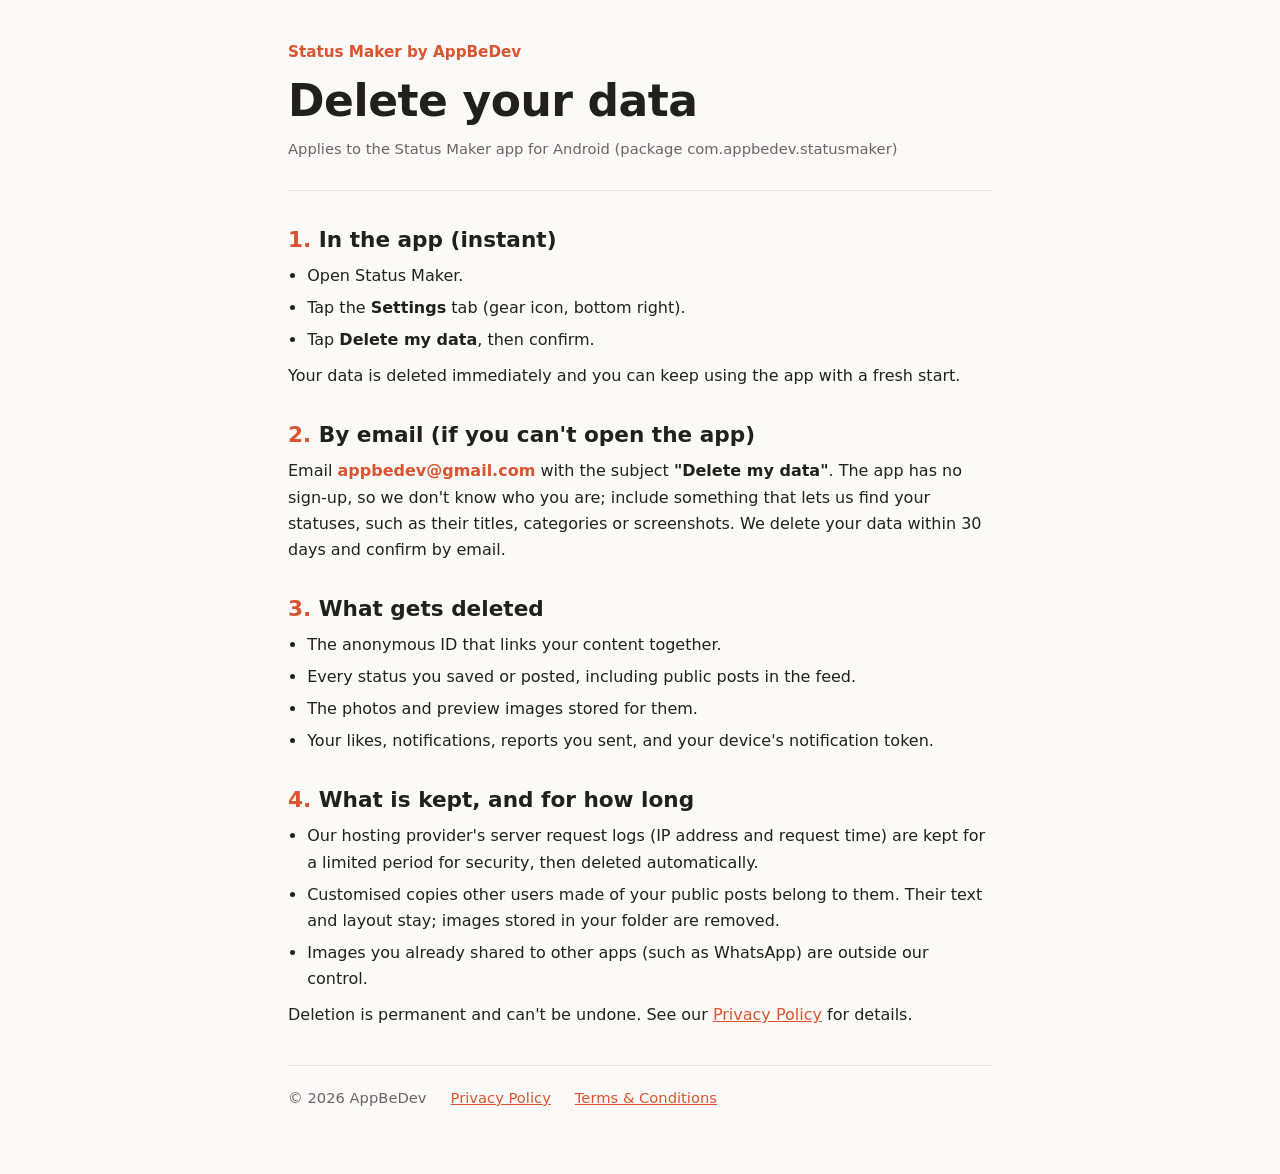
<file: store_listing/legal_html/delete-data.html>
<!doctype html>
<html lang="en">
<head>
<meta charset="utf-8">
<meta name="viewport" content="width=device-width, initial-scale=1">
<title>Delete Your Status Maker Data</title>
<meta name="description" content="How to delete everything you created in Status Maker, in the app or by email.">
<style>
:root {
  --bg: #fbfaf9; --surface: #ffffff; --fg: #22201f; --muted: #6b6461;
  --line: #ebe5e2; --accent: #d9542f; --accent-soft: #fdeee8;
  --display: "Bricolage Grotesque", "Segoe UI", system-ui, sans-serif;
  --body: "Figtree", "Segoe UI", system-ui, -apple-system, sans-serif;
}
@media (prefers-color-scheme: dark) {
  :root {
    --bg: #161413; --surface: #1f1c1b; --fg: #f1ece9; --muted: #a9a09b;
    --line: #34302e; --accent: #f28a68; --accent-soft: #2c201c; color-scheme: dark;
  }
}
* { box-sizing: border-box; }
body {
  margin: 0; background: var(--bg); color: var(--fg);
  font-family: var(--body); font-size: 1rem; line-height: 1.65;
  padding-left: max(16px, env(safe-area-inset-left, 0px));
  padding-right: max(16px, env(safe-area-inset-right, 0px));
}
.wrap { max-width: 44rem; margin: 0 auto; padding-block: 2.5rem 4rem; display: grid; gap: 2.25rem; }
header { display: grid; gap: .75rem; padding-bottom: 1.75rem; border-bottom: 1px solid var(--line); }
.app { font-weight: 600; color: var(--accent); font-size: .95rem; }
h1 { font-family: var(--display); font-size: clamp(2rem, 6vw, 2.75rem); line-height: 1.1; margin: 0; text-wrap: balance; letter-spacing: -.01em; }
.meta { color: var(--muted); font-size: .92rem; margin: 0; }
.summary { background: var(--accent-soft); border-radius: 14px; padding: 1.1rem 1.25rem; display: grid; gap: .5rem; }
.summary h2 { font-family: var(--body); font-size: .78rem; letter-spacing: .08em; text-transform: uppercase; color: var(--accent); margin: 0; }
.summary ul { margin: 0; padding-left: 1.1rem; display: grid; gap: .3rem; }
nav ol { margin: 0; padding-left: 1.4rem; columns: 2 14rem; column-gap: 2rem; color: var(--muted); }
nav a { color: var(--fg); text-decoration: none; border-bottom: 1px solid var(--line); }
nav a:hover, nav a:focus-visible { border-color: var(--accent); }
main { display: grid; gap: 2rem; counter-reset: sec; }
section { display: grid; gap: .6rem; scroll-margin-top: 1rem; }
section h2 { font-family: var(--display); font-size: 1.35rem; line-height: 1.25; margin: 0; text-wrap: balance; counter-increment: sec; }
section h2::before { content: counter(sec) ". "; color: var(--accent); }
section p, section ul { margin: 0; }
section ul { padding-left: 1.2rem; display: grid; gap: .35rem; }
.table-wrap { overflow-x: auto; border: 1px solid var(--line); border-radius: 12px; background: var(--surface); }
table { border-collapse: collapse; width: 100%; min-width: 34rem; font-size: .93rem; }
th, td { text-align: left; vertical-align: top; padding: .7rem .9rem; border-bottom: 1px solid var(--line); }
th { font-size: .75rem; letter-spacing: .06em; text-transform: uppercase; color: var(--muted); font-weight: 600; }
tr:last-child td { border-bottom: 0; }
.email { font-weight: 600; color: var(--accent); user-select: all; }
a { color: var(--accent); }
a:focus-visible { outline: 2px solid var(--accent); outline-offset: 2px; }
footer { border-top: 1px solid var(--line); padding-top: 1.25rem; color: var(--muted); font-size: .92rem; display: flex; flex-wrap: wrap; gap: .5rem 1.5rem; }
</style>
</head>
<body>
<div class="wrap">
  <header>
    <div class="app">Status Maker by AppBeDev</div>
    <h1>Delete your data</h1>
    <p class="meta">Applies to the Status Maker app for Android (package com.appbedev.statusmaker)</p>
  </header>

  <main>
    <section id="in-app">
      <h2>In the app (instant)</h2>
      <ul>
        <li>Open Status Maker.</li>
        <li>Tap the <strong>Settings</strong> tab (gear icon, bottom right).</li>
        <li>Tap <strong>Delete my data</strong>, then confirm.</li>
      </ul>
      <p>Your data is deleted immediately and you can keep using the app with a fresh start.</p>
    </section>

    <section id="email">
      <h2>By email (if you can't open the app)</h2>
      <p>Email <span class="email">appbedev@gmail.com</span> with the subject <strong>"Delete my data"</strong>. The app has no sign-up, so we don't know who you are; include something that lets us find your statuses, such as their titles, categories or screenshots. We delete your data within 30 days and confirm by email.</p>
    </section>

    <section id="what">
      <h2>What gets deleted</h2>
      <ul>
        <li>The anonymous ID that links your content together.</li>
        <li>Every status you saved or posted, including public posts in the feed.</li>
        <li>The photos and preview images stored for them.</li>
        <li>Your likes, notifications, reports you sent, and your device's notification token.</li>
      </ul>
    </section>

    <section id="kept">
      <h2>What is kept, and for how long</h2>
      <ul>
        <li>Our hosting provider's server request logs (IP address and request time) are kept for a limited period for security, then deleted automatically.</li>
        <li>Customised copies other users made of your public posts belong to them. Their text and layout stay; images stored in your folder are removed.</li>
        <li>Images you already shared to other apps (such as WhatsApp) are outside our control.</li>
      </ul>
      <p>Deletion is permanent and can't be undone. See our <a href="https://dikshikad.github.io/StatusMaker/privacy.html">Privacy Policy</a> for details.</p>
    </section>
  </main>

  <footer>
    <span>© 2026 AppBeDev</span>
    <a href="https://dikshikad.github.io/StatusMaker/privacy.html">Privacy Policy</a>
    <a href="https://dikshikad.github.io/StatusMaker/terms.html">Terms &amp; Conditions</a>
  </footer>
</div>
</body>
</html>
</file>
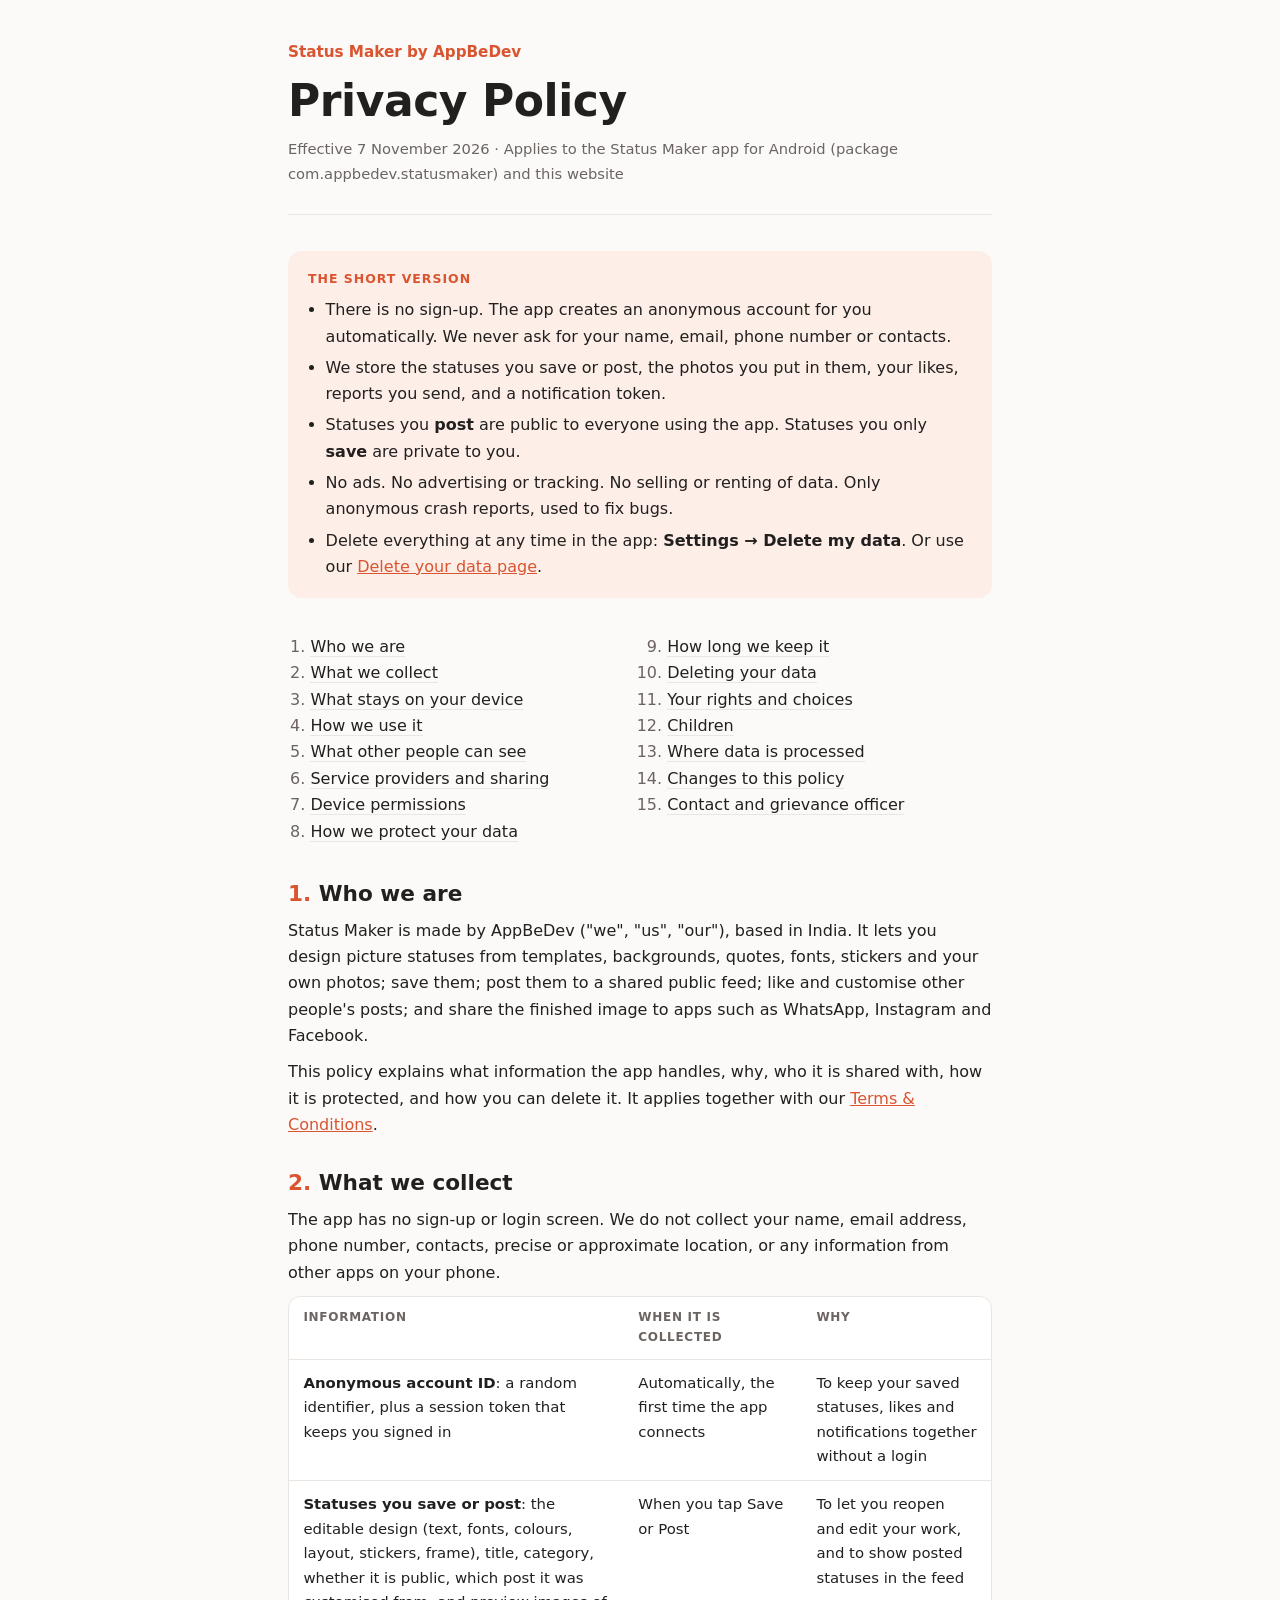
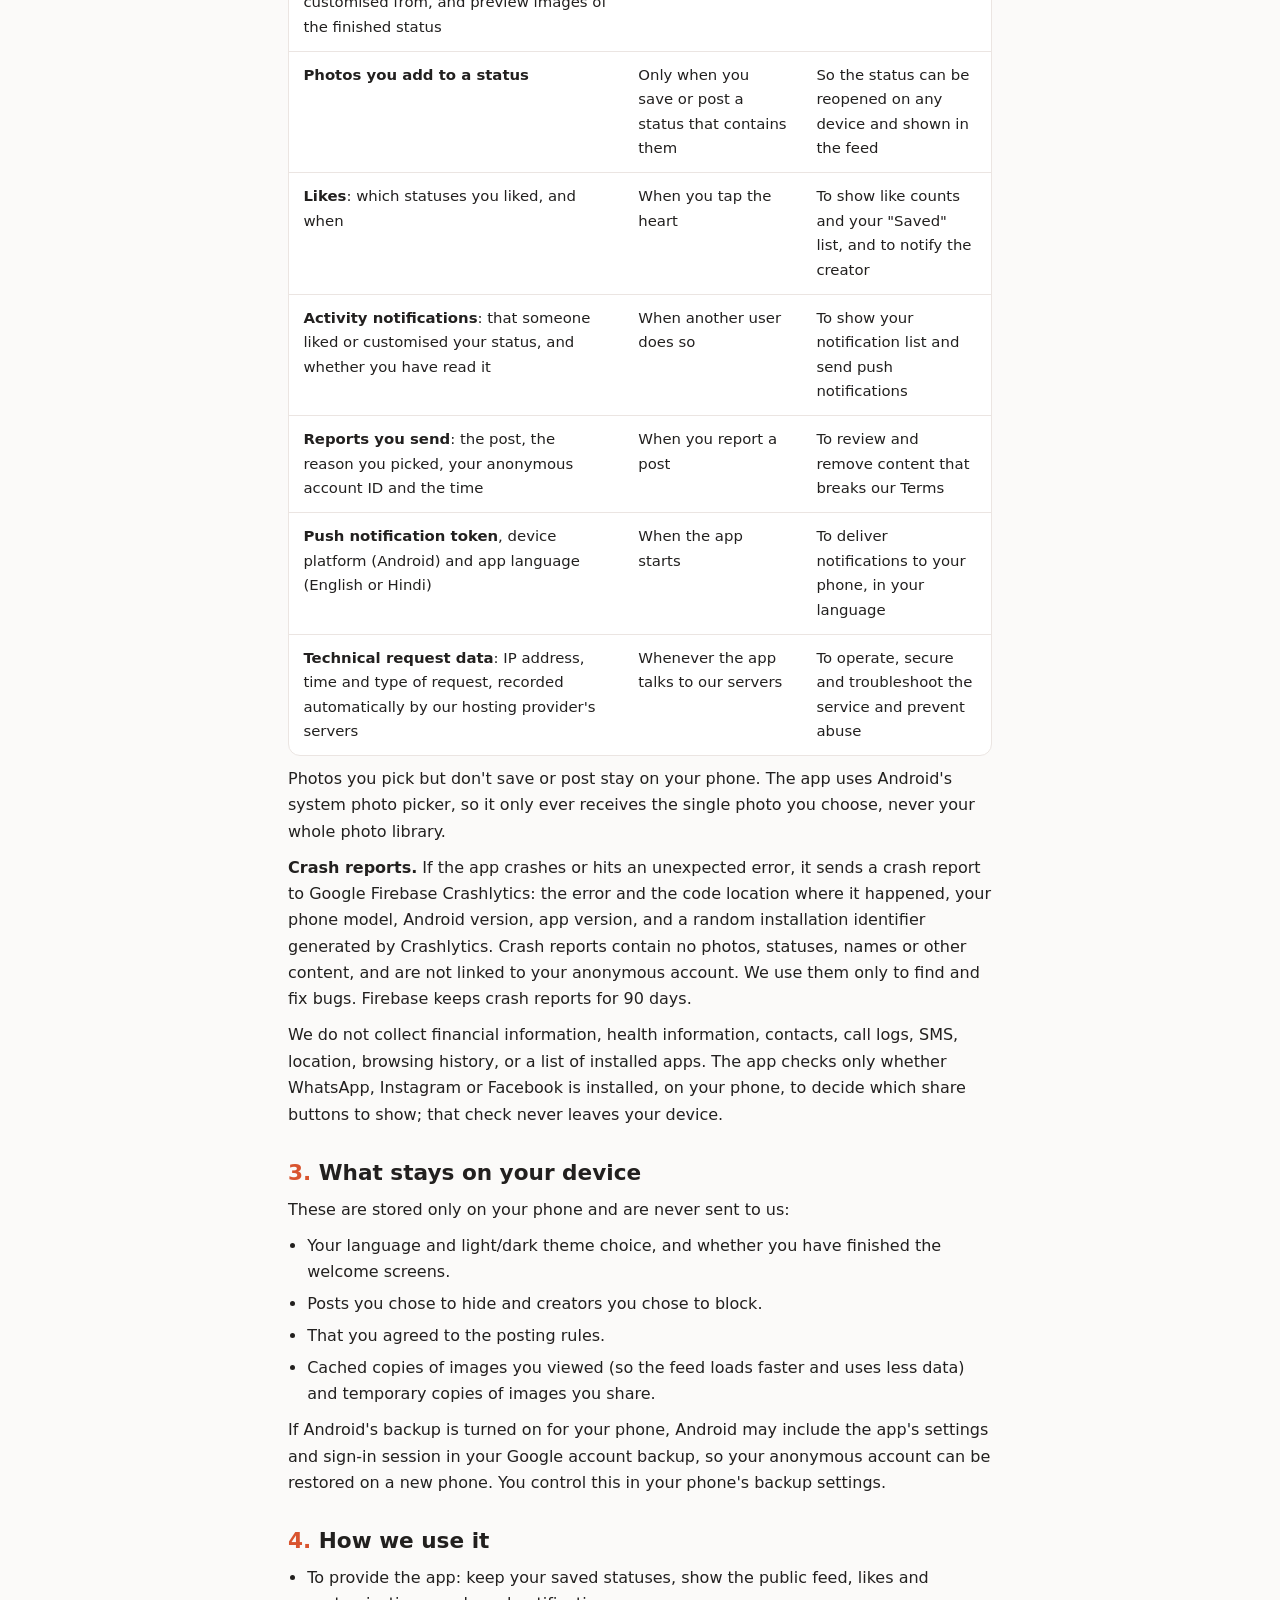
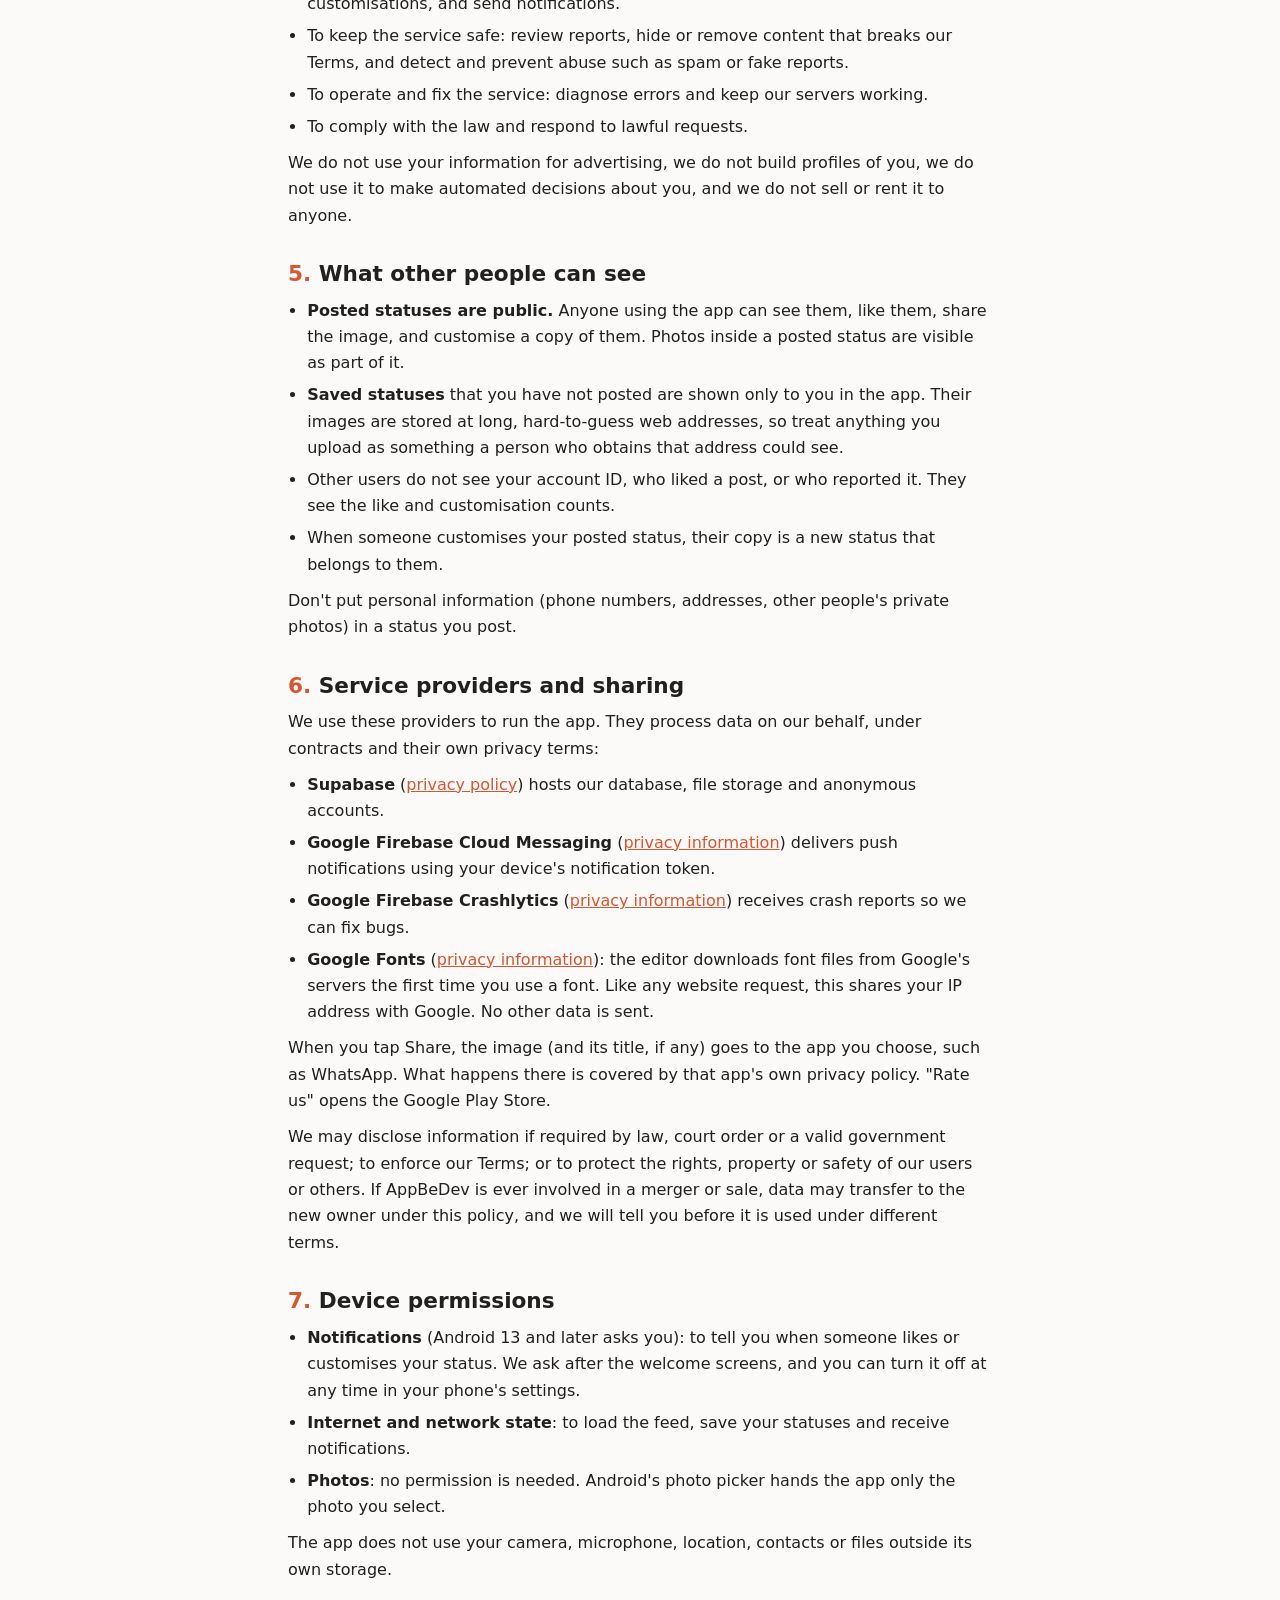
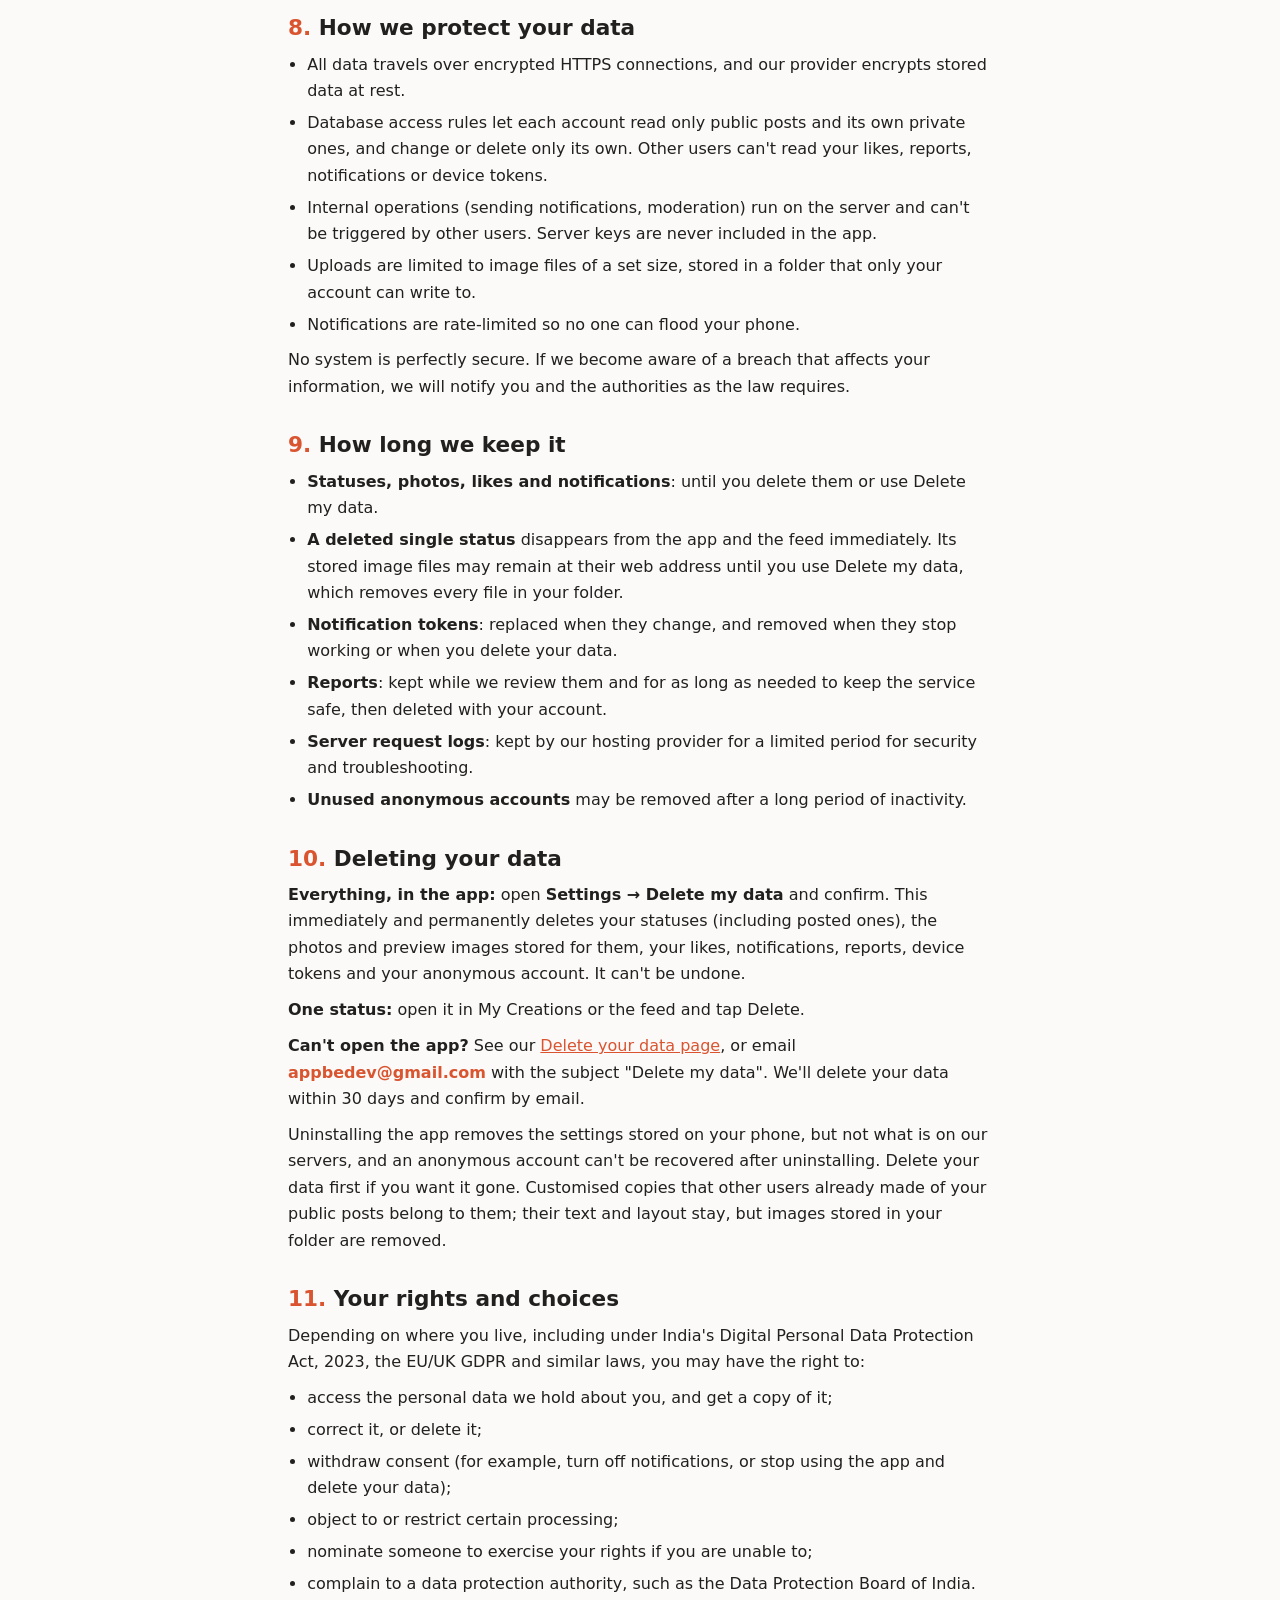
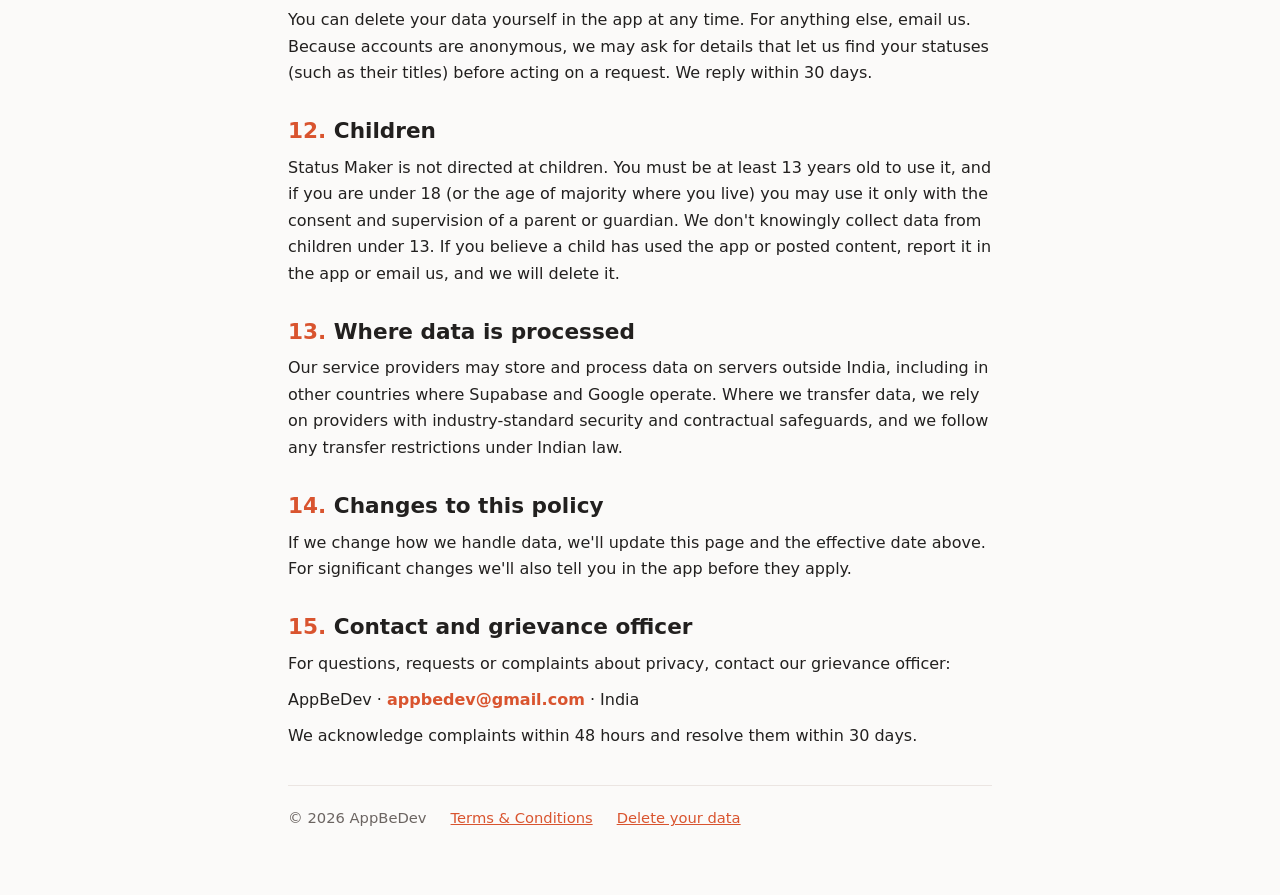
<file: store_listing/legal_html/privacy.html>
<!doctype html>
<html lang="en">
<head>
<meta charset="utf-8">
<meta name="viewport" content="width=device-width, initial-scale=1">
<title>Status Maker Privacy Policy</title>
<meta name="description" content="How the Status Maker app by AppBeDev collects, uses, shares, protects and deletes your information.">
<style>
:root {
  --bg: #fbfaf9; --surface: #ffffff; --fg: #22201f; --muted: #6b6461;
  --line: #ebe5e2; --accent: #d9542f; --accent-soft: #fdeee8;
  --display: "Bricolage Grotesque", "Segoe UI", system-ui, sans-serif;
  --body: "Figtree", "Segoe UI", system-ui, -apple-system, sans-serif;
}
@media (prefers-color-scheme: dark) {
  :root {
    --bg: #161413; --surface: #1f1c1b; --fg: #f1ece9; --muted: #a9a09b;
    --line: #34302e; --accent: #f28a68; --accent-soft: #2c201c; color-scheme: dark;
  }
}
* { box-sizing: border-box; }
body {
  margin: 0; background: var(--bg); color: var(--fg);
  font-family: var(--body); font-size: 1rem; line-height: 1.65;
  padding-left: max(16px, env(safe-area-inset-left, 0px));
  padding-right: max(16px, env(safe-area-inset-right, 0px));
}
.wrap { max-width: 44rem; margin: 0 auto; padding-block: 2.5rem 4rem; display: grid; gap: 2.25rem; }
header { display: grid; gap: .75rem; padding-bottom: 1.75rem; border-bottom: 1px solid var(--line); }
.app { font-weight: 600; color: var(--accent); font-size: .95rem; }
h1 { font-family: var(--display); font-size: clamp(2rem, 6vw, 2.75rem); line-height: 1.1; margin: 0; text-wrap: balance; letter-spacing: -.01em; }
.meta { color: var(--muted); font-size: .92rem; margin: 0; }
.summary { background: var(--accent-soft); border-radius: 14px; padding: 1.1rem 1.25rem; display: grid; gap: .5rem; }
.summary h2 { font-family: var(--body); font-size: .78rem; letter-spacing: .08em; text-transform: uppercase; color: var(--accent); margin: 0; }
.summary ul { margin: 0; padding-left: 1.1rem; display: grid; gap: .3rem; }
nav ol { margin: 0; padding-left: 1.4rem; columns: 2 14rem; column-gap: 2rem; color: var(--muted); }
nav a { color: var(--fg); text-decoration: none; border-bottom: 1px solid var(--line); }
nav a:hover, nav a:focus-visible { border-color: var(--accent); }
main { display: grid; gap: 2rem; counter-reset: sec; }
section { display: grid; gap: .6rem; scroll-margin-top: 1rem; }
section h2 { font-family: var(--display); font-size: 1.35rem; line-height: 1.25; margin: 0; text-wrap: balance; counter-increment: sec; }
section h2::before { content: counter(sec) ". "; color: var(--accent); }
section p, section ul { margin: 0; }
section ul { padding-left: 1.2rem; display: grid; gap: .35rem; }
.table-wrap { overflow-x: auto; border: 1px solid var(--line); border-radius: 12px; background: var(--surface); }
table { border-collapse: collapse; width: 100%; min-width: 34rem; font-size: .93rem; }
th, td { text-align: left; vertical-align: top; padding: .7rem .9rem; border-bottom: 1px solid var(--line); }
th { font-size: .75rem; letter-spacing: .06em; text-transform: uppercase; color: var(--muted); font-weight: 600; }
tr:last-child td { border-bottom: 0; }
.email { font-weight: 600; color: var(--accent); user-select: all; }
a { color: var(--accent); }
a:focus-visible { outline: 2px solid var(--accent); outline-offset: 2px; }
footer { border-top: 1px solid var(--line); padding-top: 1.25rem; color: var(--muted); font-size: .92rem; display: flex; flex-wrap: wrap; gap: .5rem 1.5rem; }
</style>
</head>
<body>
<div class="wrap">
  <header>
    <div class="app">Status Maker by AppBeDev</div>
    <h1>Privacy Policy</h1>
    <p class="meta">Effective 7 November 2026 · Applies to the Status Maker app for Android (package com.appbedev.statusmaker) and this website</p>
  </header>

  <aside class="summary" aria-label="Summary">
    <h2>The short version</h2>
    <ul>
      <li>There is no sign-up. The app creates an anonymous account for you automatically. We never ask for your name, email, phone number or contacts.</li>
      <li>We store the statuses you save or post, the photos you put in them, your likes, reports you send, and a notification token.</li>
      <li>Statuses you <strong>post</strong> are public to everyone using the app. Statuses you only <strong>save</strong> are private to you.</li>
      <li>No ads. No advertising or tracking. No selling or renting of data. Only anonymous crash reports, used to fix bugs.</li>
      <li>Delete everything at any time in the app: <strong>Settings → Delete my data</strong>. Or use our <a href="https://sites.google.com/view/deleteyourstatusmakerdata/home" target="_blank" rel="noopener">Delete your data page</a>.</li>
    </ul>
  </aside>

  <nav aria-label="Contents">
    <ol>
      <li><a href="#who">Who we are</a></li>
      <li><a href="#collect">What we collect</a></li>
      <li><a href="#device">What stays on your device</a></li>
      <li><a href="#use">How we use it</a></li>
      <li><a href="#public">What other people can see</a></li>
      <li><a href="#share">Service providers and sharing</a></li>
      <li><a href="#permissions">Device permissions</a></li>
      <li><a href="#security">How we protect your data</a></li>
      <li><a href="#retention">How long we keep it</a></li>
      <li><a href="#delete">Deleting your data</a></li>
      <li><a href="#rights">Your rights and choices</a></li>
      <li><a href="#children">Children</a></li>
      <li><a href="#transfers">Where data is processed</a></li>
      <li><a href="#changes">Changes to this policy</a></li>
      <li><a href="#contact">Contact and grievance officer</a></li>
    </ol>
  </nav>

  <main>
    <section id="who">
      <h2>Who we are</h2>
      <p>Status Maker is made by AppBeDev ("we", "us", "our"), based in India. It lets you design picture statuses from templates, backgrounds, quotes, fonts, stickers and your own photos; save them; post them to a shared public feed; like and customise other people's posts; and share the finished image to apps such as WhatsApp, Instagram and Facebook.</p>
      <p>This policy explains what information the app handles, why, who it is shared with, how it is protected, and how you can delete it. It applies together with our <a href="https://sites.google.com/view/status-maker-terms/home" target="_blank" rel="noopener">Terms &amp; Conditions</a>.</p>
    </section>

    <section id="collect">
      <h2>What we collect</h2>
      <p>The app has no sign-up or login screen. We do not collect your name, email address, phone number, contacts, precise or approximate location, or any information from other apps on your phone.</p>
      <div class="table-wrap">
        <table>
          <thead><tr><th>Information</th><th>When it is collected</th><th>Why</th></tr></thead>
          <tbody>
            <tr><td><strong>Anonymous account ID</strong>: a random identifier, plus a session token that keeps you signed in</td><td>Automatically, the first time the app connects</td><td>To keep your saved statuses, likes and notifications together without a login</td></tr>
            <tr><td><strong>Statuses you save or post</strong>: the editable design (text, fonts, colours, layout, stickers, frame), title, category, whether it is public, which post it was customised from, and preview images of the finished status</td><td>When you tap Save or Post</td><td>To let you reopen and edit your work, and to show posted statuses in the feed</td></tr>
            <tr><td><strong>Photos you add to a status</strong></td><td>Only when you save or post a status that contains them</td><td>So the status can be reopened on any device and shown in the feed</td></tr>
            <tr><td><strong>Likes</strong>: which statuses you liked, and when</td><td>When you tap the heart</td><td>To show like counts and your "Saved" list, and to notify the creator</td></tr>
            <tr><td><strong>Activity notifications</strong>: that someone liked or customised your status, and whether you have read it</td><td>When another user does so</td><td>To show your notification list and send push notifications</td></tr>
            <tr><td><strong>Reports you send</strong>: the post, the reason you picked, your anonymous account ID and the time</td><td>When you report a post</td><td>To review and remove content that breaks our Terms</td></tr>
            <tr><td><strong>Push notification token</strong>, device platform (Android) and app language (English or Hindi)</td><td>When the app starts</td><td>To deliver notifications to your phone, in your language</td></tr>
            <tr><td><strong>Technical request data</strong>: IP address, time and type of request, recorded automatically by our hosting provider's servers</td><td>Whenever the app talks to our servers</td><td>To operate, secure and troubleshoot the service and prevent abuse</td></tr>
          </tbody>
        </table>
      </div>
      <p>Photos you pick but don't save or post stay on your phone. The app uses Android's system photo picker, so it only ever receives the single photo you choose, never your whole photo library.</p>
      <p><strong>Crash reports.</strong> If the app crashes or hits an unexpected error, it sends a crash report to Google Firebase Crashlytics: the error and the code location where it happened, your phone model, Android version, app version, and a random installation identifier generated by Crashlytics. Crash reports contain no photos, statuses, names or other content, and are not linked to your anonymous account. We use them only to find and fix bugs. Firebase keeps crash reports for 90 days.</p>
      <p>We do not collect financial information, health information, contacts, call logs, SMS, location, browsing history, or a list of installed apps. The app checks only whether WhatsApp, Instagram or Facebook is installed, on your phone, to decide which share buttons to show; that check never leaves your device.</p>
    </section>

    <section id="device">
      <h2>What stays on your device</h2>
      <p>These are stored only on your phone and are never sent to us:</p>
      <ul>
        <li>Your language and light/dark theme choice, and whether you have finished the welcome screens.</li>
        <li>Posts you chose to hide and creators you chose to block.</li>
        <li>That you agreed to the posting rules.</li>
        <li>Cached copies of images you viewed (so the feed loads faster and uses less data) and temporary copies of images you share.</li>
      </ul>
      <p>If Android's backup is turned on for your phone, Android may include the app's settings and sign-in session in your Google account backup, so your anonymous account can be restored on a new phone. You control this in your phone's backup settings.</p>
    </section>

    <section id="use">
      <h2>How we use it</h2>
      <ul>
        <li>To provide the app: keep your saved statuses, show the public feed, likes and customisations, and send notifications.</li>
        <li>To keep the service safe: review reports, hide or remove content that breaks our Terms, and detect and prevent abuse such as spam or fake reports.</li>
        <li>To operate and fix the service: diagnose errors and keep our servers working.</li>
        <li>To comply with the law and respond to lawful requests.</li>
      </ul>
      <p>We do not use your information for advertising, we do not build profiles of you, we do not use it to make automated decisions about you, and we do not sell or rent it to anyone.</p>
    </section>

    <section id="public">
      <h2>What other people can see</h2>
      <ul>
        <li><strong>Posted statuses are public.</strong> Anyone using the app can see them, like them, share the image, and customise a copy of them. Photos inside a posted status are visible as part of it.</li>
        <li><strong>Saved statuses</strong> that you have not posted are shown only to you in the app. Their images are stored at long, hard-to-guess web addresses, so treat anything you upload as something a person who obtains that address could see.</li>
        <li>Other users do not see your account ID, who liked a post, or who reported it. They see the like and customisation counts.</li>
        <li>When someone customises your posted status, their copy is a new status that belongs to them.</li>
      </ul>
      <p>Don't put personal information (phone numbers, addresses, other people's private photos) in a status you post.</p>
    </section>

    <section id="share">
      <h2>Service providers and sharing</h2>
      <p>We use these providers to run the app. They process data on our behalf, under contracts and their own privacy terms:</p>
      <ul>
        <li><strong>Supabase</strong> (<a href="https://supabase.com/privacy" target="_blank" rel="noopener">privacy policy</a>) hosts our database, file storage and anonymous accounts.</li>
        <li><strong>Google Firebase Cloud Messaging</strong> (<a href="https://firebase.google.com/support/privacy" target="_blank" rel="noopener">privacy information</a>) delivers push notifications using your device's notification token.</li>
        <li><strong>Google Firebase Crashlytics</strong> (<a href="https://firebase.google.com/support/privacy" target="_blank" rel="noopener">privacy information</a>) receives crash reports so we can fix bugs.</li>
        <li><strong>Google Fonts</strong> (<a href="https://developers.google.com/fonts/faq/privacy" target="_blank" rel="noopener">privacy information</a>): the editor downloads font files from Google's servers the first time you use a font. Like any website request, this shares your IP address with Google. No other data is sent.</li>
      </ul>
      <p>When you tap Share, the image (and its title, if any) goes to the app you choose, such as WhatsApp. What happens there is covered by that app's own privacy policy. "Rate us" opens the Google Play Store.</p>
      <p>We may disclose information if required by law, court order or a valid government request; to enforce our Terms; or to protect the rights, property or safety of our users or others. If AppBeDev is ever involved in a merger or sale, data may transfer to the new owner under this policy, and we will tell you before it is used under different terms.</p>
    </section>

    <section id="permissions">
      <h2>Device permissions</h2>
      <ul>
        <li><strong>Notifications</strong> (Android 13 and later asks you): to tell you when someone likes or customises your status. We ask after the welcome screens, and you can turn it off at any time in your phone's settings.</li>
        <li><strong>Internet and network state</strong>: to load the feed, save your statuses and receive notifications.</li>
        <li><strong>Photos</strong>: no permission is needed. Android's photo picker hands the app only the photo you select.</li>
      </ul>
      <p>The app does not use your camera, microphone, location, contacts or files outside its own storage.</p>
    </section>

    <section id="security">
      <h2>How we protect your data</h2>
      <ul>
        <li>All data travels over encrypted HTTPS connections, and our provider encrypts stored data at rest.</li>
        <li>Database access rules let each account read only public posts and its own private ones, and change or delete only its own. Other users can't read your likes, reports, notifications or device tokens.</li>
        <li>Internal operations (sending notifications, moderation) run on the server and can't be triggered by other users. Server keys are never included in the app.</li>
        <li>Uploads are limited to image files of a set size, stored in a folder that only your account can write to.</li>
        <li>Notifications are rate-limited so no one can flood your phone.</li>
      </ul>
      <p>No system is perfectly secure. If we become aware of a breach that affects your information, we will notify you and the authorities as the law requires.</p>
    </section>

    <section id="retention">
      <h2>How long we keep it</h2>
      <ul>
        <li><strong>Statuses, photos, likes and notifications</strong>: until you delete them or use Delete my data.</li>
        <li><strong>A deleted single status</strong> disappears from the app and the feed immediately. Its stored image files may remain at their web address until you use Delete my data, which removes every file in your folder.</li>
        <li><strong>Notification tokens</strong>: replaced when they change, and removed when they stop working or when you delete your data.</li>
        <li><strong>Reports</strong>: kept while we review them and for as long as needed to keep the service safe, then deleted with your account.</li>
        <li><strong>Server request logs</strong>: kept by our hosting provider for a limited period for security and troubleshooting.</li>
        <li><strong>Unused anonymous accounts</strong> may be removed after a long period of inactivity.</li>
      </ul>
    </section>

    <section id="delete">
      <h2>Deleting your data</h2>
      <p><strong>Everything, in the app:</strong> open <strong>Settings → Delete my data</strong> and confirm. This immediately and permanently deletes your statuses (including posted ones), the photos and preview images stored for them, your likes, notifications, reports, device tokens and your anonymous account. It can't be undone.</p>
      <p><strong>One status:</strong> open it in My Creations or the feed and tap Delete.</p>
      <p><strong>Can't open the app?</strong> See our <a href="https://sites.google.com/view/deleteyourstatusmakerdata/home" target="_blank" rel="noopener">Delete your data page</a>, or email <span class="email">appbedev@gmail.com</span> with the subject "Delete my data". We'll delete your data within 30 days and confirm by email.</p>
      <p>Uninstalling the app removes the settings stored on your phone, but not what is on our servers, and an anonymous account can't be recovered after uninstalling. Delete your data first if you want it gone. Customised copies that other users already made of your public posts belong to them; their text and layout stay, but images stored in your folder are removed.</p>
    </section>

    <section id="rights">
      <h2>Your rights and choices</h2>
      <p>Depending on where you live, including under India's Digital Personal Data Protection Act, 2023, the EU/UK GDPR and similar laws, you may have the right to:</p>
      <ul>
        <li>access the personal data we hold about you, and get a copy of it;</li>
        <li>correct it, or delete it;</li>
        <li>withdraw consent (for example, turn off notifications, or stop using the app and delete your data);</li>
        <li>object to or restrict certain processing;</li>
        <li>nominate someone to exercise your rights if you are unable to;</li>
        <li>complain to a data protection authority, such as the Data Protection Board of India.</li>
      </ul>
      <p>You can delete your data yourself in the app at any time. For anything else, email us. Because accounts are anonymous, we may ask for details that let us find your statuses (such as their titles) before acting on a request. We reply within 30 days.</p>
    </section>

    <section id="children">
      <h2>Children</h2>
      <p>Status Maker is not directed at children. You must be at least 13 years old to use it, and if you are under 18 (or the age of majority where you live) you may use it only with the consent and supervision of a parent or guardian. We don't knowingly collect data from children under 13. If you believe a child has used the app or posted content, report it in the app or email us, and we will delete it.</p>
    </section>

    <section id="transfers">
      <h2>Where data is processed</h2>
      <p>Our service providers may store and process data on servers outside India, including in other countries where Supabase and Google operate. Where we transfer data, we rely on providers with industry-standard security and contractual safeguards, and we follow any transfer restrictions under Indian law.</p>
    </section>

    <section id="changes">
      <h2>Changes to this policy</h2>
      <p>If we change how we handle data, we'll update this page and the effective date above. For significant changes we'll also tell you in the app before they apply.</p>
    </section>

    <section id="contact">
      <h2>Contact and grievance officer</h2>
      <p>For questions, requests or complaints about privacy, contact our grievance officer:</p>
      <p>AppBeDev · <span class="email">appbedev@gmail.com</span> · India</p>
      <p>We acknowledge complaints within 48 hours and resolve them within 30 days.</p>
    </section>
  </main>

  <footer>
    <span>© 2026 AppBeDev</span>
    <a href="https://sites.google.com/view/status-maker-terms/home" target="_blank" rel="noopener">Terms &amp; Conditions</a>
    <a href="https://sites.google.com/view/deleteyourstatusmakerdata/home" target="_blank" rel="noopener">Delete your data</a>
  </footer>
</div>
</body>
</html>
</file>
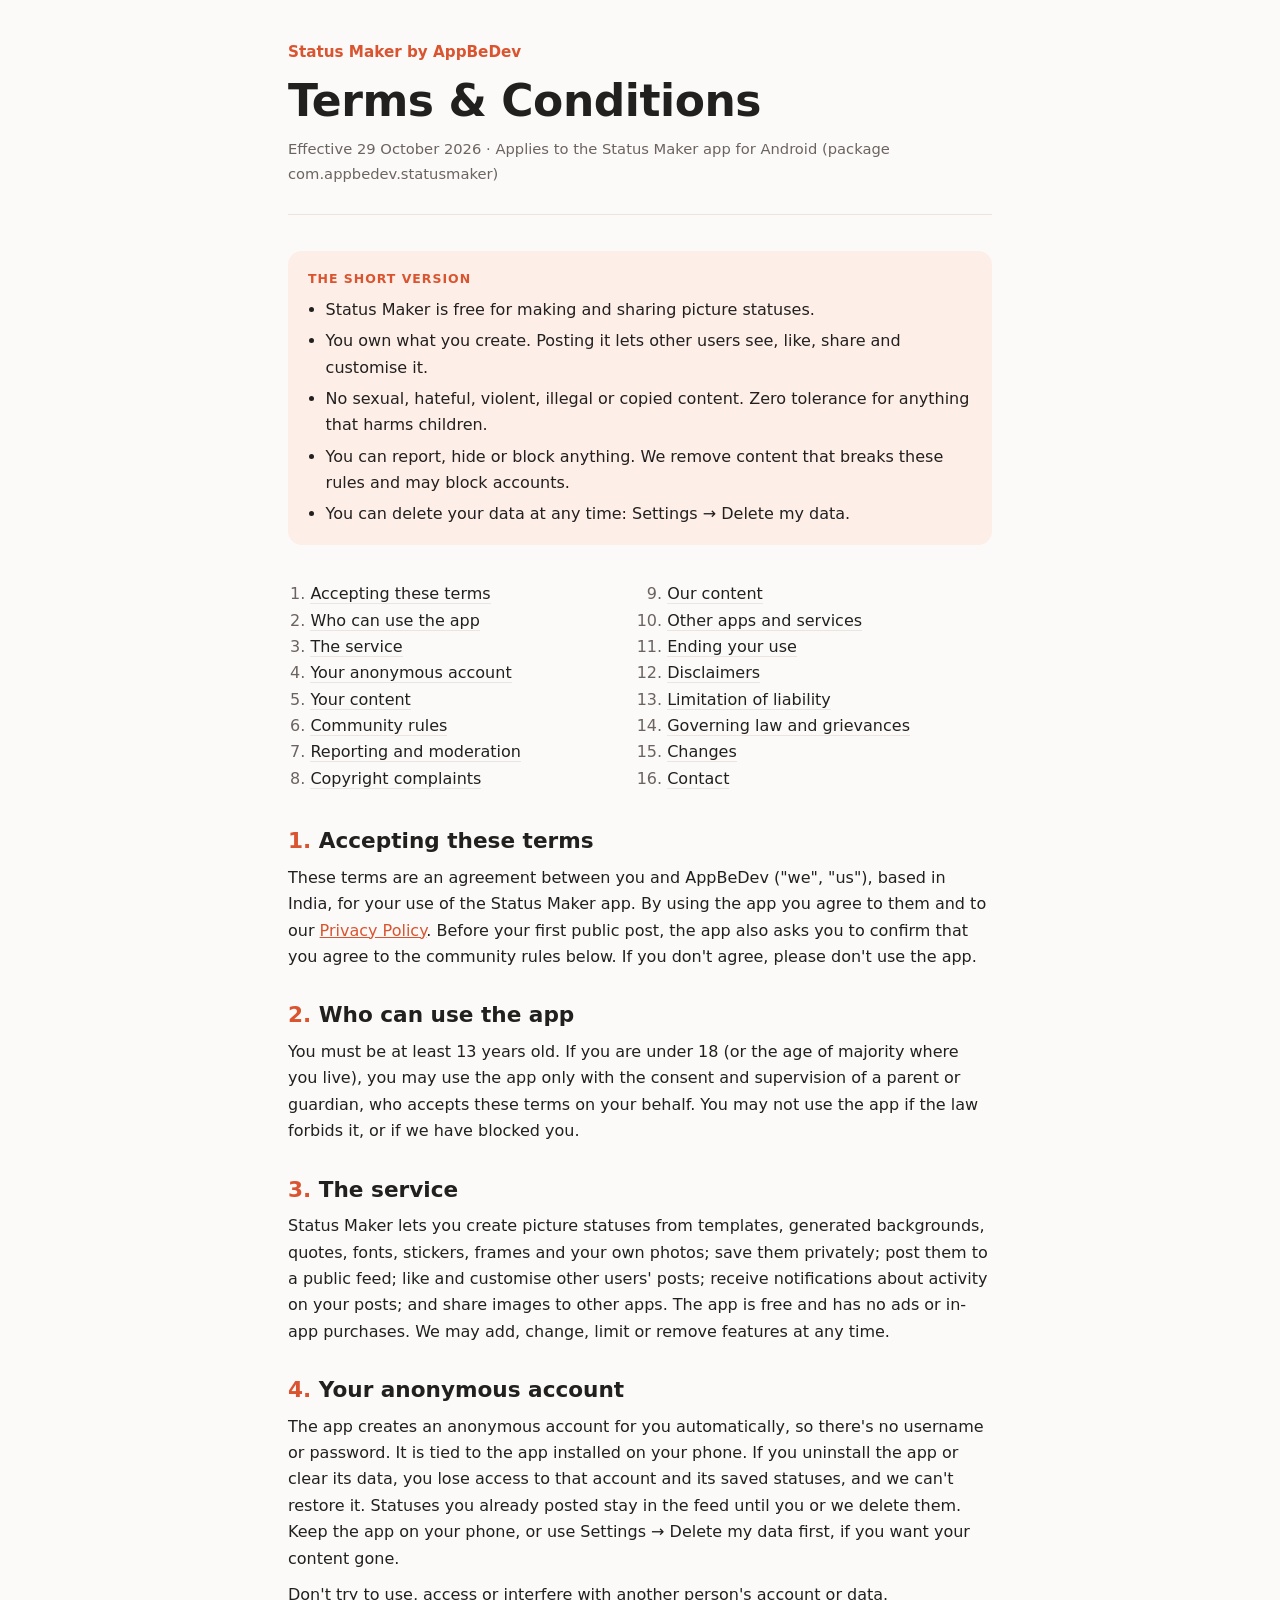
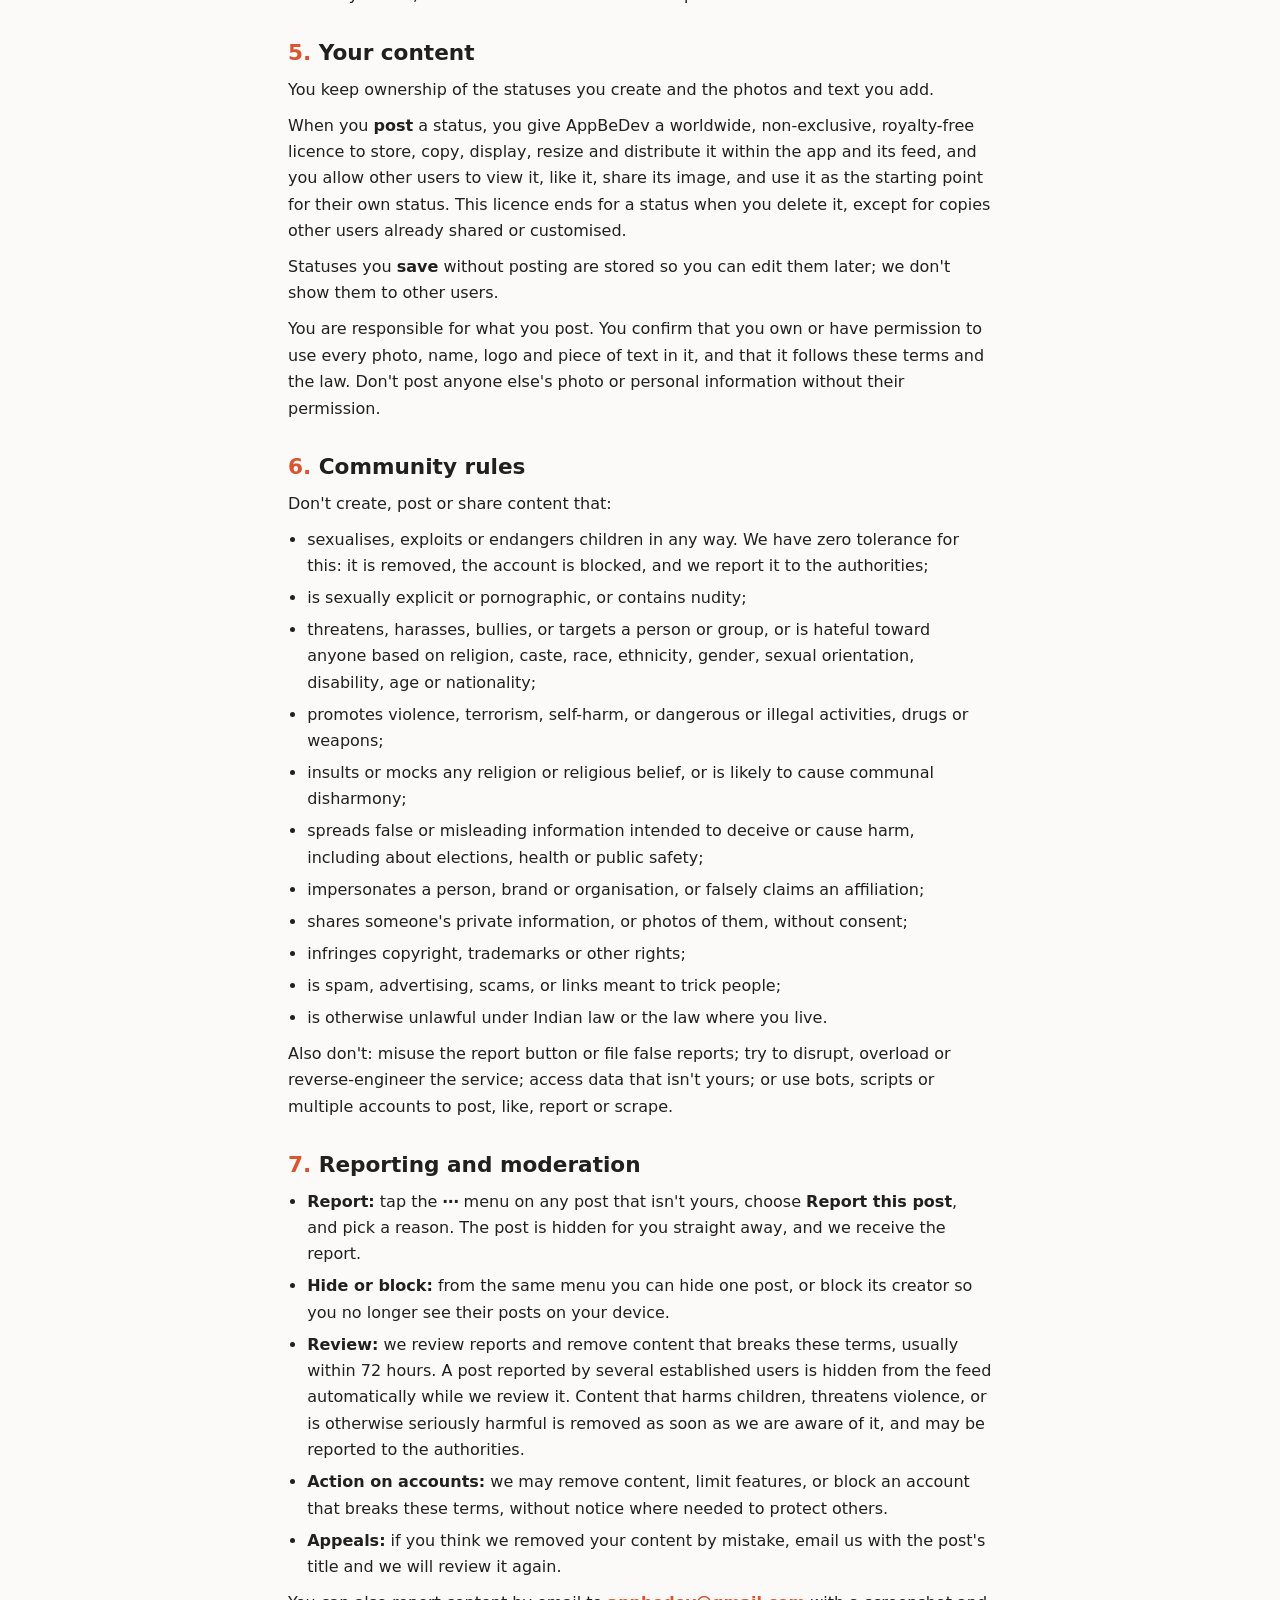
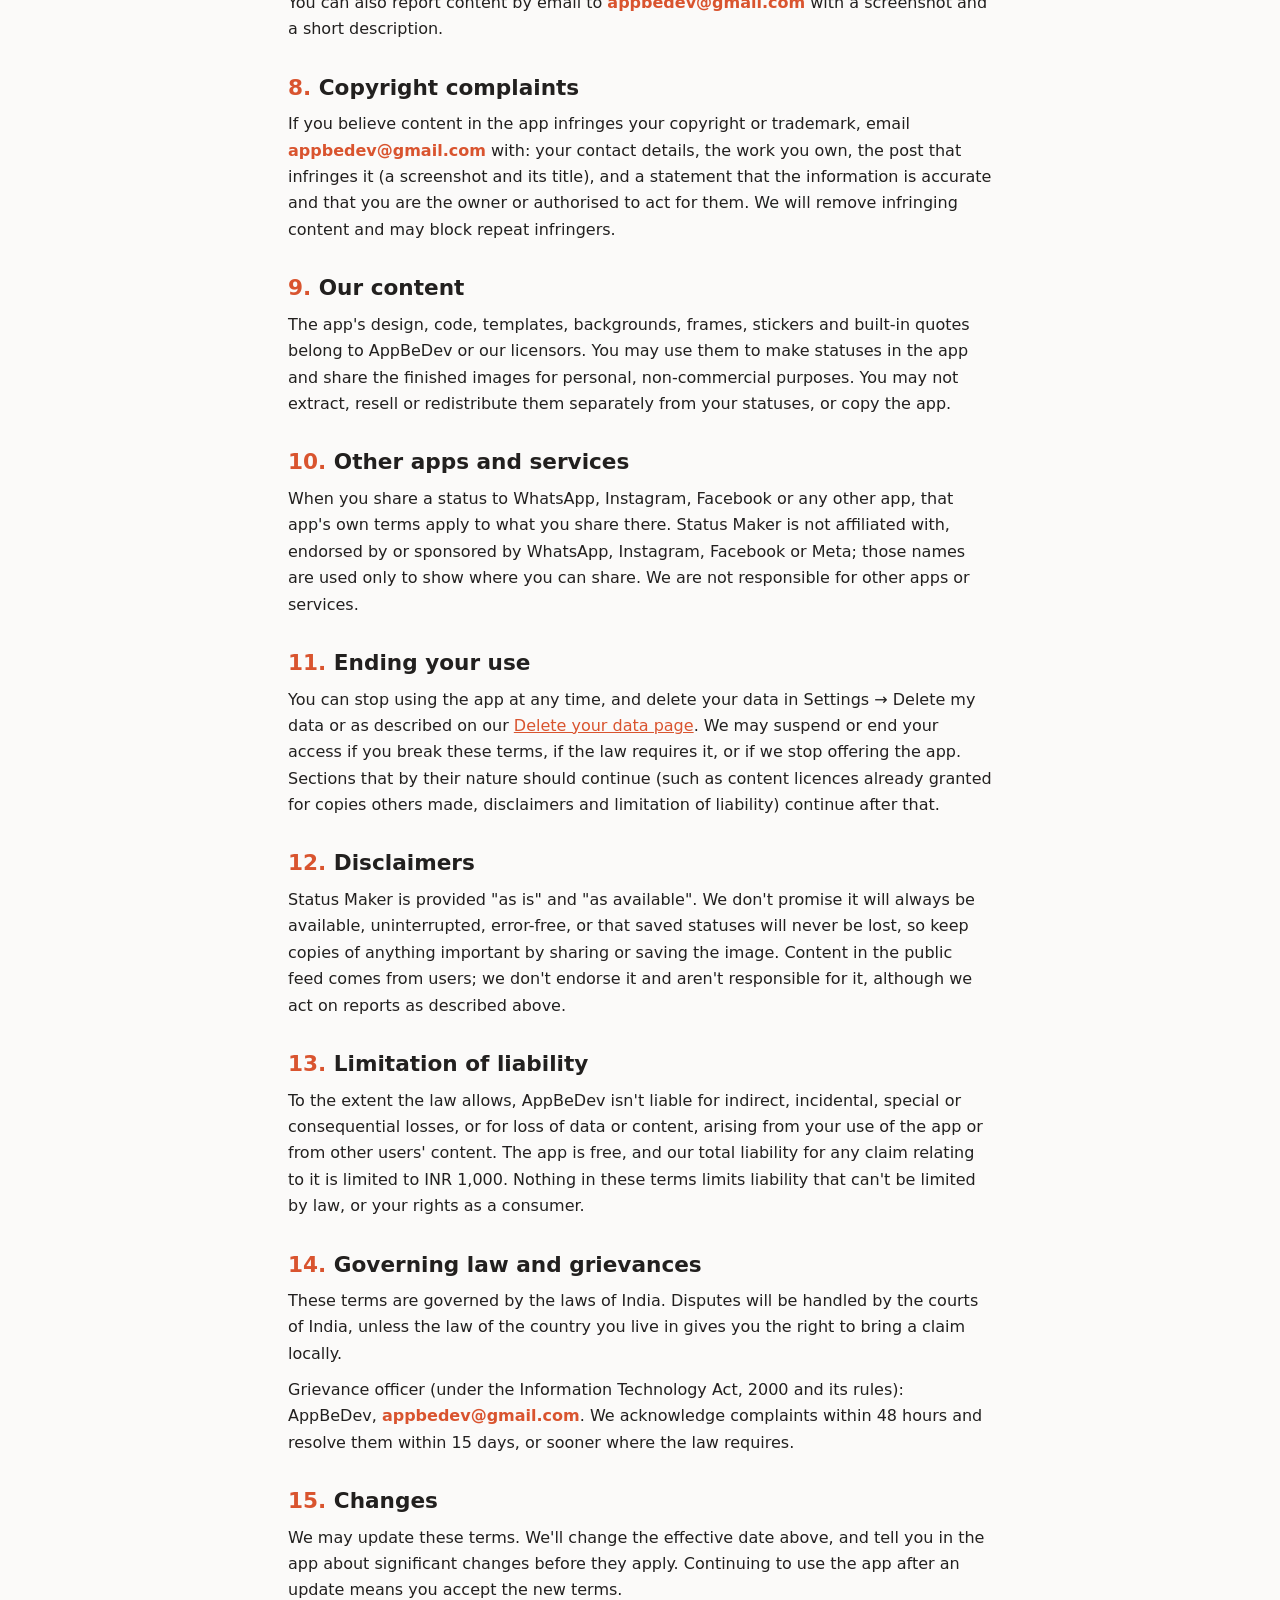
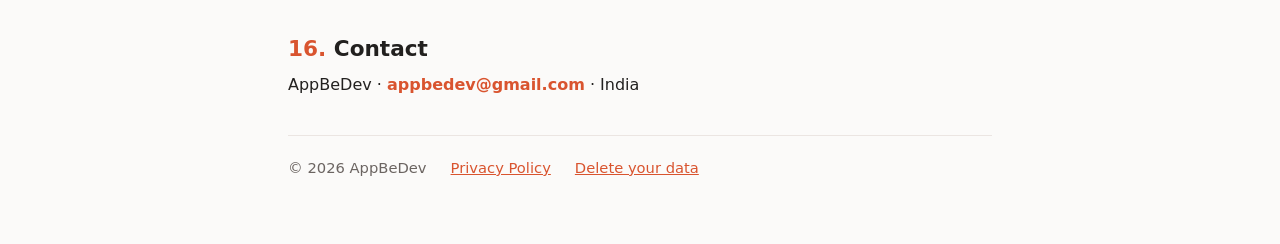
<file: store_listing/legal_html/terms.html>
<!doctype html>
<html lang="en">
<head>
<meta charset="utf-8">
<meta name="viewport" content="width=device-width, initial-scale=1">
<title>Status Maker Terms</title>
<meta name="description" content="The terms for using the Status Maker app by AppBeDev, including community rules, reporting and moderation.">
<style>
:root {
  --bg: #fbfaf9; --surface: #ffffff; --fg: #22201f; --muted: #6b6461;
  --line: #ebe5e2; --accent: #d9542f; --accent-soft: #fdeee8;
  --display: "Bricolage Grotesque", "Segoe UI", system-ui, sans-serif;
  --body: "Figtree", "Segoe UI", system-ui, -apple-system, sans-serif;
}
@media (prefers-color-scheme: dark) {
  :root {
    --bg: #161413; --surface: #1f1c1b; --fg: #f1ece9; --muted: #a9a09b;
    --line: #34302e; --accent: #f28a68; --accent-soft: #2c201c; color-scheme: dark;
  }
}
* { box-sizing: border-box; }
body {
  margin: 0; background: var(--bg); color: var(--fg);
  font-family: var(--body); font-size: 1rem; line-height: 1.65;
  padding-left: max(16px, env(safe-area-inset-left, 0px));
  padding-right: max(16px, env(safe-area-inset-right, 0px));
}
.wrap { max-width: 44rem; margin: 0 auto; padding-block: 2.5rem 4rem; display: grid; gap: 2.25rem; }
header { display: grid; gap: .75rem; padding-bottom: 1.75rem; border-bottom: 1px solid var(--line); }
.app { font-weight: 600; color: var(--accent); font-size: .95rem; }
h1 { font-family: var(--display); font-size: clamp(2rem, 6vw, 2.75rem); line-height: 1.1; margin: 0; text-wrap: balance; letter-spacing: -.01em; }
.meta { color: var(--muted); font-size: .92rem; margin: 0; }
.summary { background: var(--accent-soft); border-radius: 14px; padding: 1.1rem 1.25rem; display: grid; gap: .5rem; }
.summary h2 { font-family: var(--body); font-size: .78rem; letter-spacing: .08em; text-transform: uppercase; color: var(--accent); margin: 0; }
.summary ul { margin: 0; padding-left: 1.1rem; display: grid; gap: .3rem; }
nav ol { margin: 0; padding-left: 1.4rem; columns: 2 14rem; column-gap: 2rem; color: var(--muted); }
nav a { color: var(--fg); text-decoration: none; border-bottom: 1px solid var(--line); }
nav a:hover, nav a:focus-visible { border-color: var(--accent); }
main { display: grid; gap: 2rem; counter-reset: sec; }
section { display: grid; gap: .6rem; scroll-margin-top: 1rem; }
section h2 { font-family: var(--display); font-size: 1.35rem; line-height: 1.25; margin: 0; text-wrap: balance; counter-increment: sec; }
section h2::before { content: counter(sec) ". "; color: var(--accent); }
section p, section ul { margin: 0; }
section ul { padding-left: 1.2rem; display: grid; gap: .35rem; }
.table-wrap { overflow-x: auto; border: 1px solid var(--line); border-radius: 12px; background: var(--surface); }
table { border-collapse: collapse; width: 100%; min-width: 34rem; font-size: .93rem; }
th, td { text-align: left; vertical-align: top; padding: .7rem .9rem; border-bottom: 1px solid var(--line); }
th { font-size: .75rem; letter-spacing: .06em; text-transform: uppercase; color: var(--muted); font-weight: 600; }
tr:last-child td { border-bottom: 0; }
.email { font-weight: 600; color: var(--accent); user-select: all; }
a { color: var(--accent); }
a:focus-visible { outline: 2px solid var(--accent); outline-offset: 2px; }
footer { border-top: 1px solid var(--line); padding-top: 1.25rem; color: var(--muted); font-size: .92rem; display: flex; flex-wrap: wrap; gap: .5rem 1.5rem; }
</style>
</head>
<body>
<div class="wrap">
  <header>
    <div class="app">Status Maker by AppBeDev</div>
    <h1>Terms &amp; Conditions</h1>
    <p class="meta">Effective 29 October 2026 · Applies to the Status Maker app for Android (package com.appbedev.statusmaker)</p>
  </header>

  <aside class="summary" aria-label="Summary">
    <h2>The short version</h2>
    <ul>
      <li>Status Maker is free for making and sharing picture statuses.</li>
      <li>You own what you create. Posting it lets other users see, like, share and customise it.</li>
      <li>No sexual, hateful, violent, illegal or copied content. Zero tolerance for anything that harms children.</li>
      <li>You can report, hide or block anything. We remove content that breaks these rules and may block accounts.</li>
      <li>You can delete your data at any time: Settings → Delete my data.</li>
    </ul>
  </aside>

  <nav aria-label="Contents">
    <ol>
      <li><a href="#accept">Accepting these terms</a></li>
      <li><a href="#eligibility">Who can use the app</a></li>
      <li><a href="#service">The service</a></li>
      <li><a href="#account">Your anonymous account</a></li>
      <li><a href="#content">Your content</a></li>
      <li><a href="#rules">Community rules</a></li>
      <li><a href="#moderation">Reporting and moderation</a></li>
      <li><a href="#ip">Copyright complaints</a></li>
      <li><a href="#ours">Our content</a></li>
      <li><a href="#third">Other apps and services</a></li>
      <li><a href="#ending">Ending your use</a></li>
      <li><a href="#disclaimer">Disclaimers</a></li>
      <li><a href="#liability">Limitation of liability</a></li>
      <li><a href="#law">Governing law and grievances</a></li>
      <li><a href="#changes">Changes</a></li>
      <li><a href="#contact">Contact</a></li>
    </ol>
  </nav>

  <main>
    <section id="accept">
      <h2>Accepting these terms</h2>
      <p>These terms are an agreement between you and AppBeDev ("we", "us"), based in India, for your use of the Status Maker app. By using the app you agree to them and to our <a href="https://sites.google.com/view/appbedev-status-maker/home" target="_blank" rel="noopener">Privacy Policy</a>. Before your first public post, the app also asks you to confirm that you agree to the community rules below. If you don't agree, please don't use the app.</p>
    </section>

    <section id="eligibility">
      <h2>Who can use the app</h2>
      <p>You must be at least 13 years old. If you are under 18 (or the age of majority where you live), you may use the app only with the consent and supervision of a parent or guardian, who accepts these terms on your behalf. You may not use the app if the law forbids it, or if we have blocked you.</p>
    </section>

    <section id="service">
      <h2>The service</h2>
      <p>Status Maker lets you create picture statuses from templates, generated backgrounds, quotes, fonts, stickers, frames and your own photos; save them privately; post them to a public feed; like and customise other users' posts; receive notifications about activity on your posts; and share images to other apps. The app is free and has no ads or in-app purchases. We may add, change, limit or remove features at any time.</p>
    </section>

    <section id="account">
      <h2>Your anonymous account</h2>
      <p>The app creates an anonymous account for you automatically, so there's no username or password. It is tied to the app installed on your phone. If you uninstall the app or clear its data, you lose access to that account and its saved statuses, and we can't restore it. Statuses you already posted stay in the feed until you or we delete them. Keep the app on your phone, or use Settings → Delete my data first, if you want your content gone.</p>
      <p>Don't try to use, access or interfere with another person's account or data.</p>
    </section>

    <section id="content">
      <h2>Your content</h2>
      <p>You keep ownership of the statuses you create and the photos and text you add.</p>
      <p>When you <strong>post</strong> a status, you give AppBeDev a worldwide, non-exclusive, royalty-free licence to store, copy, display, resize and distribute it within the app and its feed, and you allow other users to view it, like it, share its image, and use it as the starting point for their own status. This licence ends for a status when you delete it, except for copies other users already shared or customised.</p>
      <p>Statuses you <strong>save</strong> without posting are stored so you can edit them later; we don't show them to other users.</p>
      <p>You are responsible for what you post. You confirm that you own or have permission to use every photo, name, logo and piece of text in it, and that it follows these terms and the law. Don't post anyone else's photo or personal information without their permission.</p>
    </section>

    <section id="rules">
      <h2>Community rules</h2>
      <p>Don't create, post or share content that:</p>
      <ul>
        <li>sexualises, exploits or endangers children in any way. We have zero tolerance for this: it is removed, the account is blocked, and we report it to the authorities;</li>
        <li>is sexually explicit or pornographic, or contains nudity;</li>
        <li>threatens, harasses, bullies, or targets a person or group, or is hateful toward anyone based on religion, caste, race, ethnicity, gender, sexual orientation, disability, age or nationality;</li>
        <li>promotes violence, terrorism, self-harm, or dangerous or illegal activities, drugs or weapons;</li>
        <li>insults or mocks any religion or religious belief, or is likely to cause communal disharmony;</li>
        <li>spreads false or misleading information intended to deceive or cause harm, including about elections, health or public safety;</li>
        <li>impersonates a person, brand or organisation, or falsely claims an affiliation;</li>
        <li>shares someone's private information, or photos of them, without consent;</li>
        <li>infringes copyright, trademarks or other rights;</li>
        <li>is spam, advertising, scams, or links meant to trick people;</li>
        <li>is otherwise unlawful under Indian law or the law where you live.</li>
      </ul>
      <p>Also don't: misuse the report button or file false reports; try to disrupt, overload or reverse-engineer the service; access data that isn't yours; or use bots, scripts or multiple accounts to post, like, report or scrape.</p>
    </section>

    <section id="moderation">
      <h2>Reporting and moderation</h2>
      <ul>
        <li><strong>Report:</strong> tap the <strong>⋯</strong> menu on any post that isn't yours, choose <strong>Report this post</strong>, and pick a reason. The post is hidden for you straight away, and we receive the report.</li>
        <li><strong>Hide or block:</strong> from the same menu you can hide one post, or block its creator so you no longer see their posts on your device.</li>
        <li><strong>Review:</strong> we review reports and remove content that breaks these terms, usually within 72 hours. A post reported by several established users is hidden from the feed automatically while we review it. Content that harms children, threatens violence, or is otherwise seriously harmful is removed as soon as we are aware of it, and may be reported to the authorities.</li>
        <li><strong>Action on accounts:</strong> we may remove content, limit features, or block an account that breaks these terms, without notice where needed to protect others.</li>
        <li><strong>Appeals:</strong> if you think we removed your content by mistake, email us with the post's title and we will review it again.</li>
      </ul>
      <p>You can also report content by email to <span class="email">appbedev@gmail.com</span> with a screenshot and a short description.</p>
    </section>

    <section id="ip">
      <h2>Copyright complaints</h2>
      <p>If you believe content in the app infringes your copyright or trademark, email <span class="email">appbedev@gmail.com</span> with: your contact details, the work you own, the post that infringes it (a screenshot and its title), and a statement that the information is accurate and that you are the owner or authorised to act for them. We will remove infringing content and may block repeat infringers.</p>
    </section>

    <section id="ours">
      <h2>Our content</h2>
      <p>The app's design, code, templates, backgrounds, frames, stickers and built-in quotes belong to AppBeDev or our licensors. You may use them to make statuses in the app and share the finished images for personal, non-commercial purposes. You may not extract, resell or redistribute them separately from your statuses, or copy the app.</p>
    </section>

    <section id="third">
      <h2>Other apps and services</h2>
      <p>When you share a status to WhatsApp, Instagram, Facebook or any other app, that app's own terms apply to what you share there. Status Maker is not affiliated with, endorsed by or sponsored by WhatsApp, Instagram, Facebook or Meta; those names are used only to show where you can share. We are not responsible for other apps or services.</p>
    </section>

    <section id="ending">
      <h2>Ending your use</h2>
      <p>You can stop using the app at any time, and delete your data in Settings → Delete my data or as described on our <a href="https://sites.google.com/view/deleteyourstatusmakerdata/home" target="_blank" rel="noopener">Delete your data page</a>. We may suspend or end your access if you break these terms, if the law requires it, or if we stop offering the app. Sections that by their nature should continue (such as content licences already granted for copies others made, disclaimers and limitation of liability) continue after that.</p>
    </section>

    <section id="disclaimer">
      <h2>Disclaimers</h2>
      <p>Status Maker is provided "as is" and "as available". We don't promise it will always be available, uninterrupted, error-free, or that saved statuses will never be lost, so keep copies of anything important by sharing or saving the image. Content in the public feed comes from users; we don't endorse it and aren't responsible for it, although we act on reports as described above.</p>
    </section>

    <section id="liability">
      <h2>Limitation of liability</h2>
      <p>To the extent the law allows, AppBeDev isn't liable for indirect, incidental, special or consequential losses, or for loss of data or content, arising from your use of the app or from other users' content. The app is free, and our total liability for any claim relating to it is limited to INR 1,000. Nothing in these terms limits liability that can't be limited by law, or your rights as a consumer.</p>
    </section>

    <section id="law">
      <h2>Governing law and grievances</h2>
      <p>These terms are governed by the laws of India. Disputes will be handled by the courts of India, unless the law of the country you live in gives you the right to bring a claim locally.</p>
      <p>Grievance officer (under the Information Technology Act, 2000 and its rules): AppBeDev, <span class="email">appbedev@gmail.com</span>. We acknowledge complaints within 48 hours and resolve them within 15 days, or sooner where the law requires.</p>
    </section>

    <section id="changes">
      <h2>Changes</h2>
      <p>We may update these terms. We'll change the effective date above, and tell you in the app about significant changes before they apply. Continuing to use the app after an update means you accept the new terms.</p>
    </section>

    <section id="contact">
      <h2>Contact</h2>
      <p>AppBeDev · <span class="email">appbedev@gmail.com</span> · India</p>
    </section>
  </main>

  <footer>
    <span>© 2026 AppBeDev</span>
    <a href="https://sites.google.com/view/appbedev-status-maker/home" target="_blank" rel="noopener">Privacy Policy</a>
    <a href="https://sites.google.com/view/deleteyourstatusmakerdata/home" target="_blank" rel="noopener">Delete your data</a>
  </footer>
</div>
</body>
</html>
</file>
<file: docs/style.css>
:root {
  --bg: #fbfaf9; --surface: #ffffff; --fg: #22201f; --muted: #6b6461;
  --line: #ebe5e2; --accent: #d9542f; --accent-soft: #fdeee8;
  --display: "Bricolage Grotesque", "Segoe UI", system-ui, sans-serif;
  --body: "Figtree", "Segoe UI", system-ui, -apple-system, sans-serif;
}
@media (prefers-color-scheme: dark) {
  :root {
    --bg: #161413; --surface: #1f1c1b; --fg: #f1ece9; --muted: #a9a09b;
    --line: #34302e; --accent: #f28a68; --accent-soft: #2c201c; color-scheme: dark;
  }
}
* { box-sizing: border-box; }
body {
  margin: 0; background: var(--bg); color: var(--fg);
  font-family: var(--body); font-size: 1rem; line-height: 1.65;
  padding-left: max(16px, env(safe-area-inset-left, 0px));
  padding-right: max(16px, env(safe-area-inset-right, 0px));
}
.wrap { max-width: 44rem; margin: 0 auto; padding-block: 2.5rem 4rem; display: grid; gap: 2.25rem; }
header { display: grid; gap: .75rem; padding-bottom: 1.75rem; border-bottom: 1px solid var(--line); }
.app { font-weight: 600; color: var(--accent); font-size: .95rem; }
h1 { font-family: var(--display); font-size: clamp(2rem, 6vw, 2.75rem); line-height: 1.1; margin: 0; text-wrap: balance; letter-spacing: -.01em; }
.meta { color: var(--muted); font-size: .92rem; margin: 0; }
.summary { background: var(--accent-soft); border-radius: 14px; padding: 1.1rem 1.25rem; display: grid; gap: .5rem; }
.summary h2 { font-family: var(--body); font-size: .78rem; letter-spacing: .08em; text-transform: uppercase; color: var(--accent); margin: 0; }
.summary ul { margin: 0; padding-left: 1.1rem; display: grid; gap: .3rem; }
nav ol { margin: 0; padding-left: 1.4rem; columns: 2 14rem; column-gap: 2rem; color: var(--muted); }
nav a { color: var(--fg); text-decoration: none; border-bottom: 1px solid var(--line); }
nav a:hover, nav a:focus-visible { border-color: var(--accent); }
main { display: grid; gap: 2rem; counter-reset: sec; }
section { display: grid; gap: .6rem; scroll-margin-top: 1rem; }
section h2 { font-family: var(--display); font-size: 1.35rem; line-height: 1.25; margin: 0; text-wrap: balance; counter-increment: sec; }
section h2::before { content: counter(sec) ". "; color: var(--accent); }
section p, section ul { margin: 0; }
section ul { padding-left: 1.2rem; display: grid; gap: .35rem; }
.table-wrap { overflow-x: auto; border: 1px solid var(--line); border-radius: 12px; background: var(--surface); }
table { border-collapse: collapse; width: 100%; min-width: 34rem; font-size: .93rem; }
th, td { text-align: left; vertical-align: top; padding: .7rem .9rem; border-bottom: 1px solid var(--line); }
th { font-size: .75rem; letter-spacing: .06em; text-transform: uppercase; color: var(--muted); font-weight: 600; }
tr:last-child td { border-bottom: 0; }
.email { font-weight: 600; color: var(--accent); user-select: all; }
a { color: var(--accent); }
a:focus-visible { outline: 2px solid var(--accent); outline-offset: 2px; }
footer { border-top: 1px solid var(--line); padding-top: 1.25rem; color: var(--muted); font-size: .92rem; display: flex; flex-wrap: wrap; gap: .5rem 1.5rem; }
</file>
